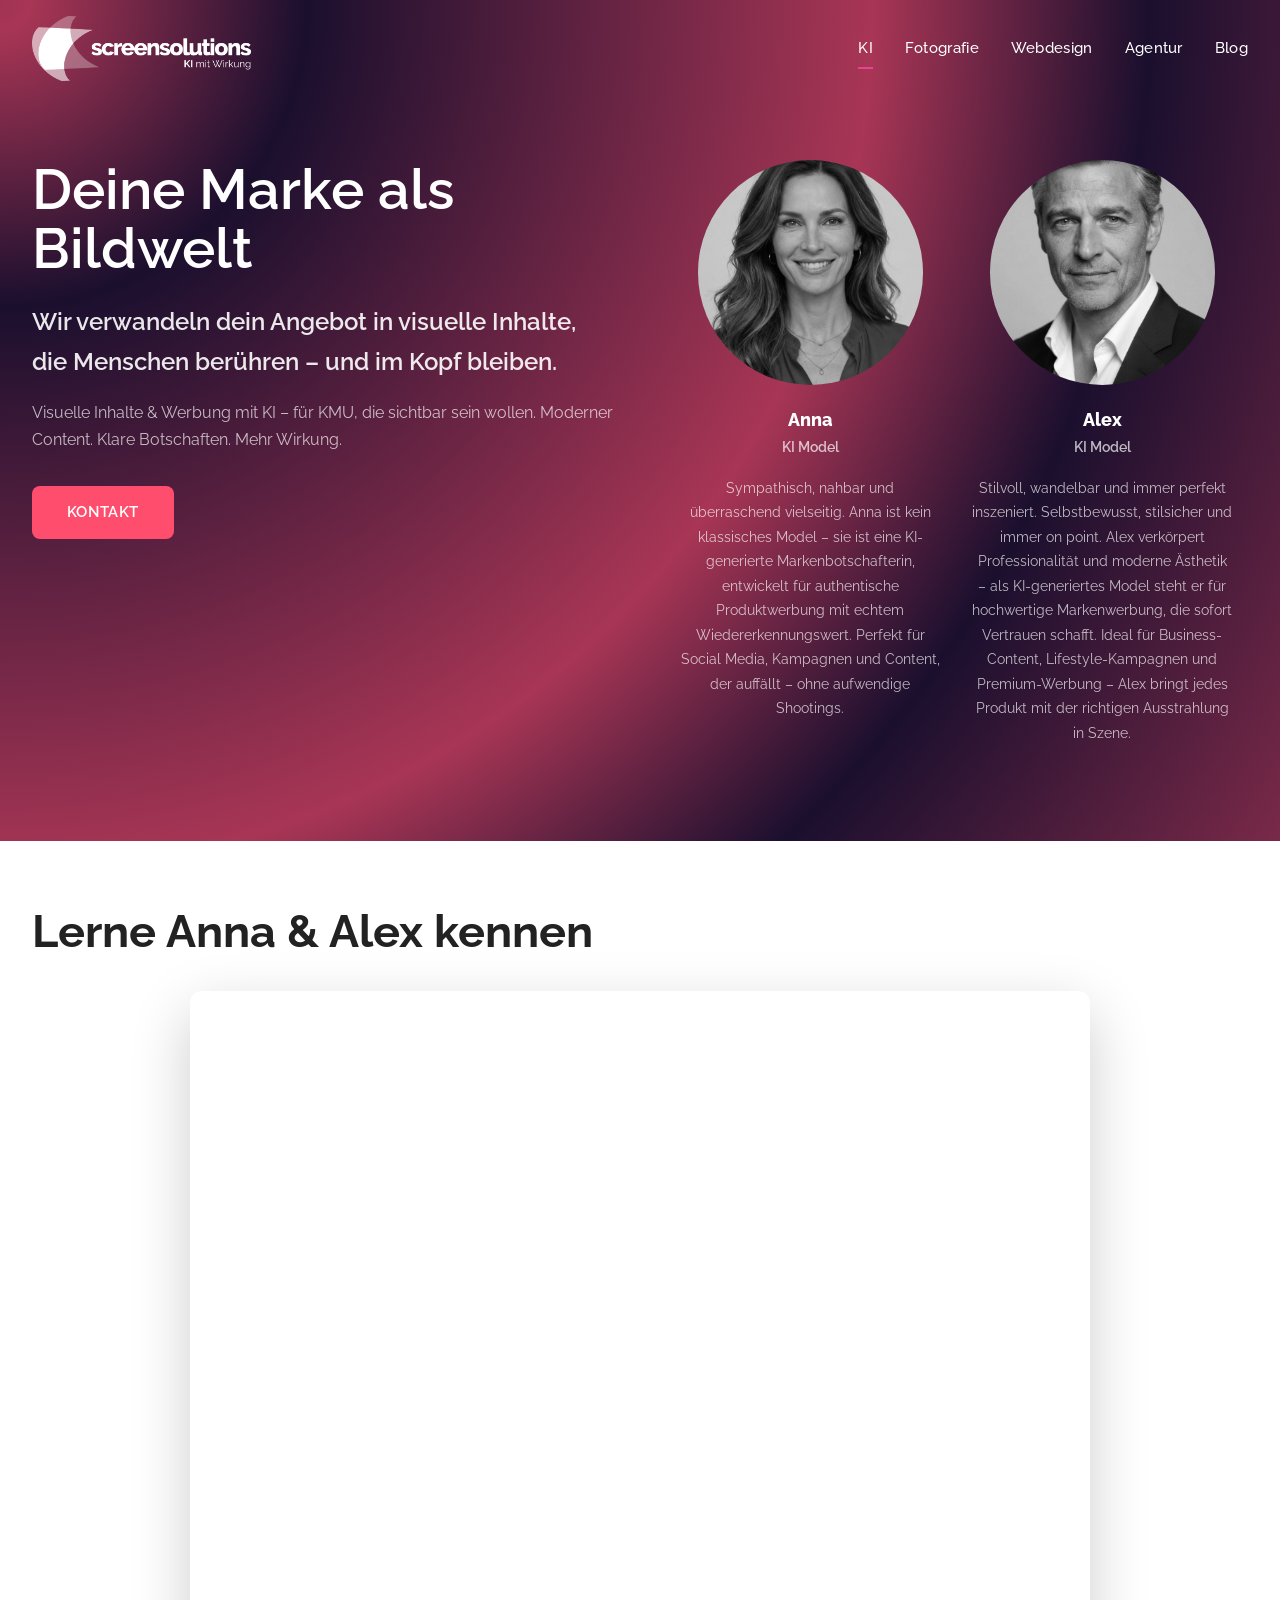
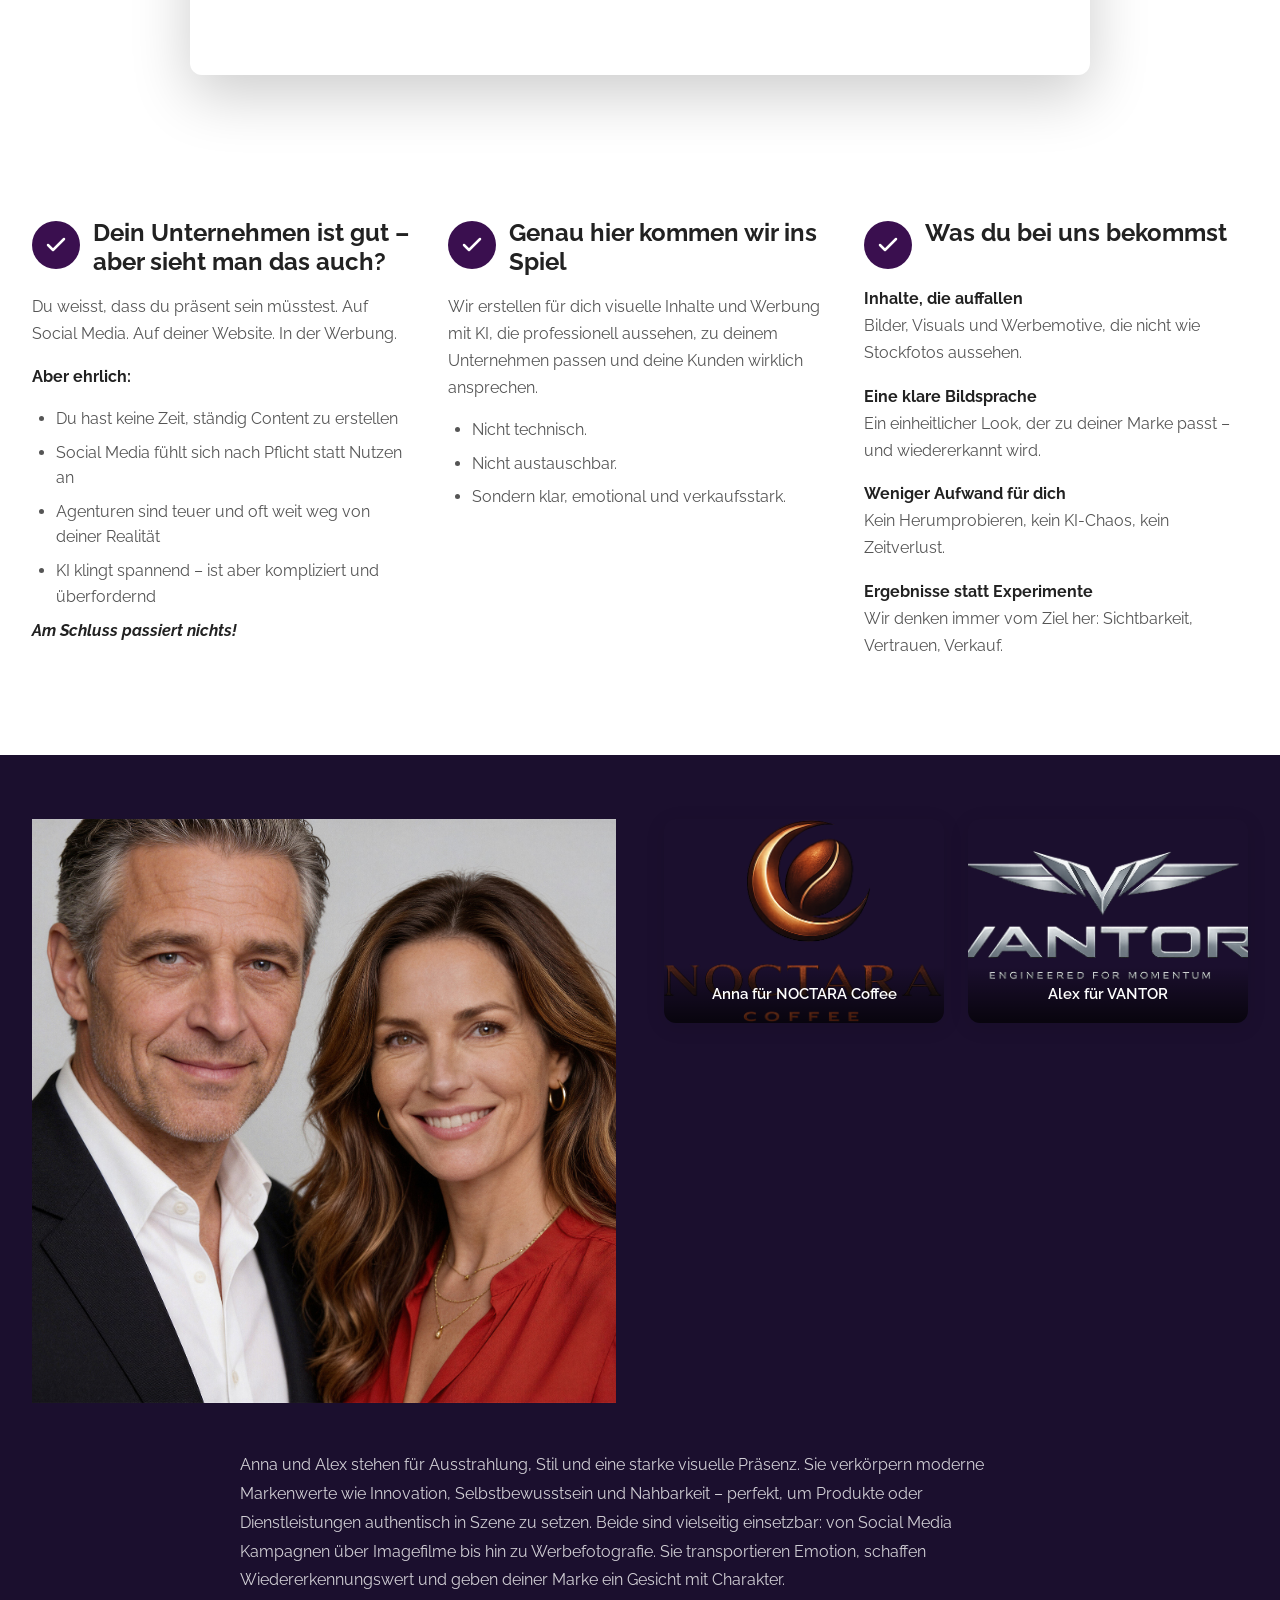
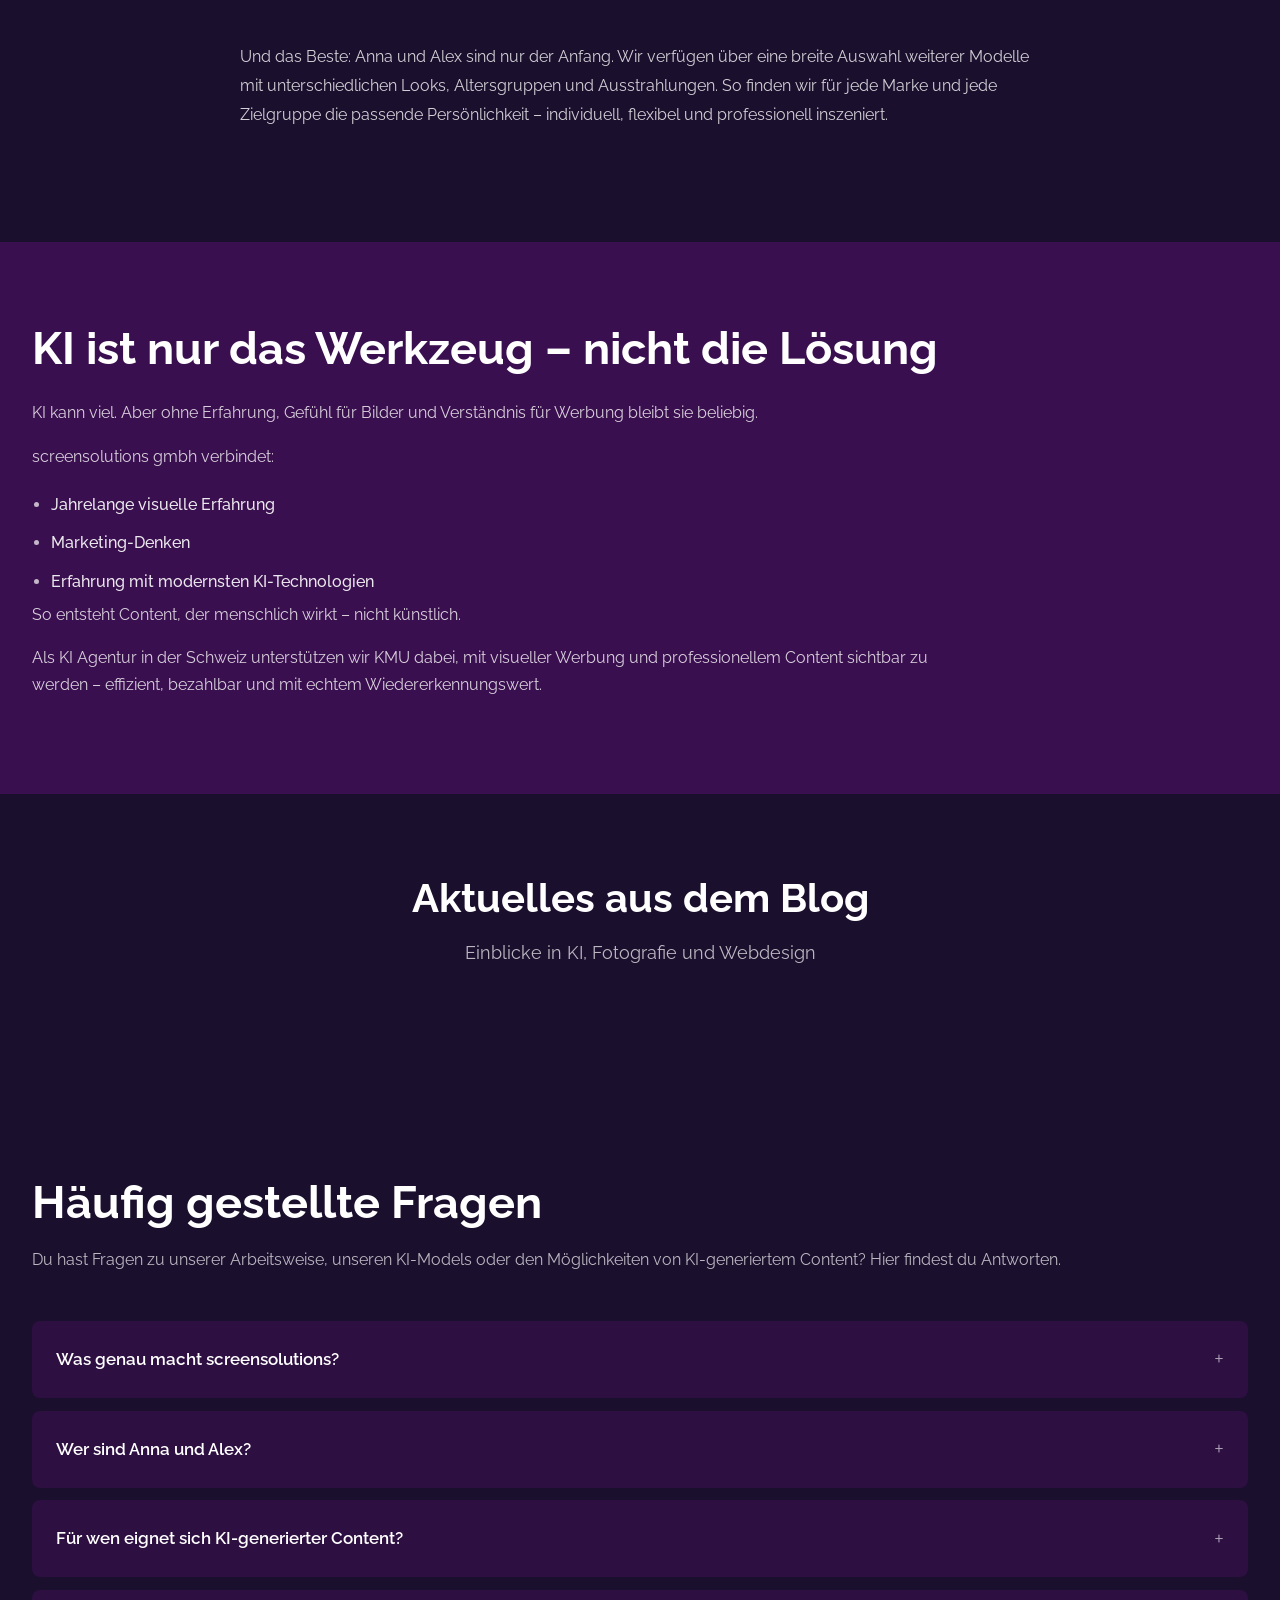
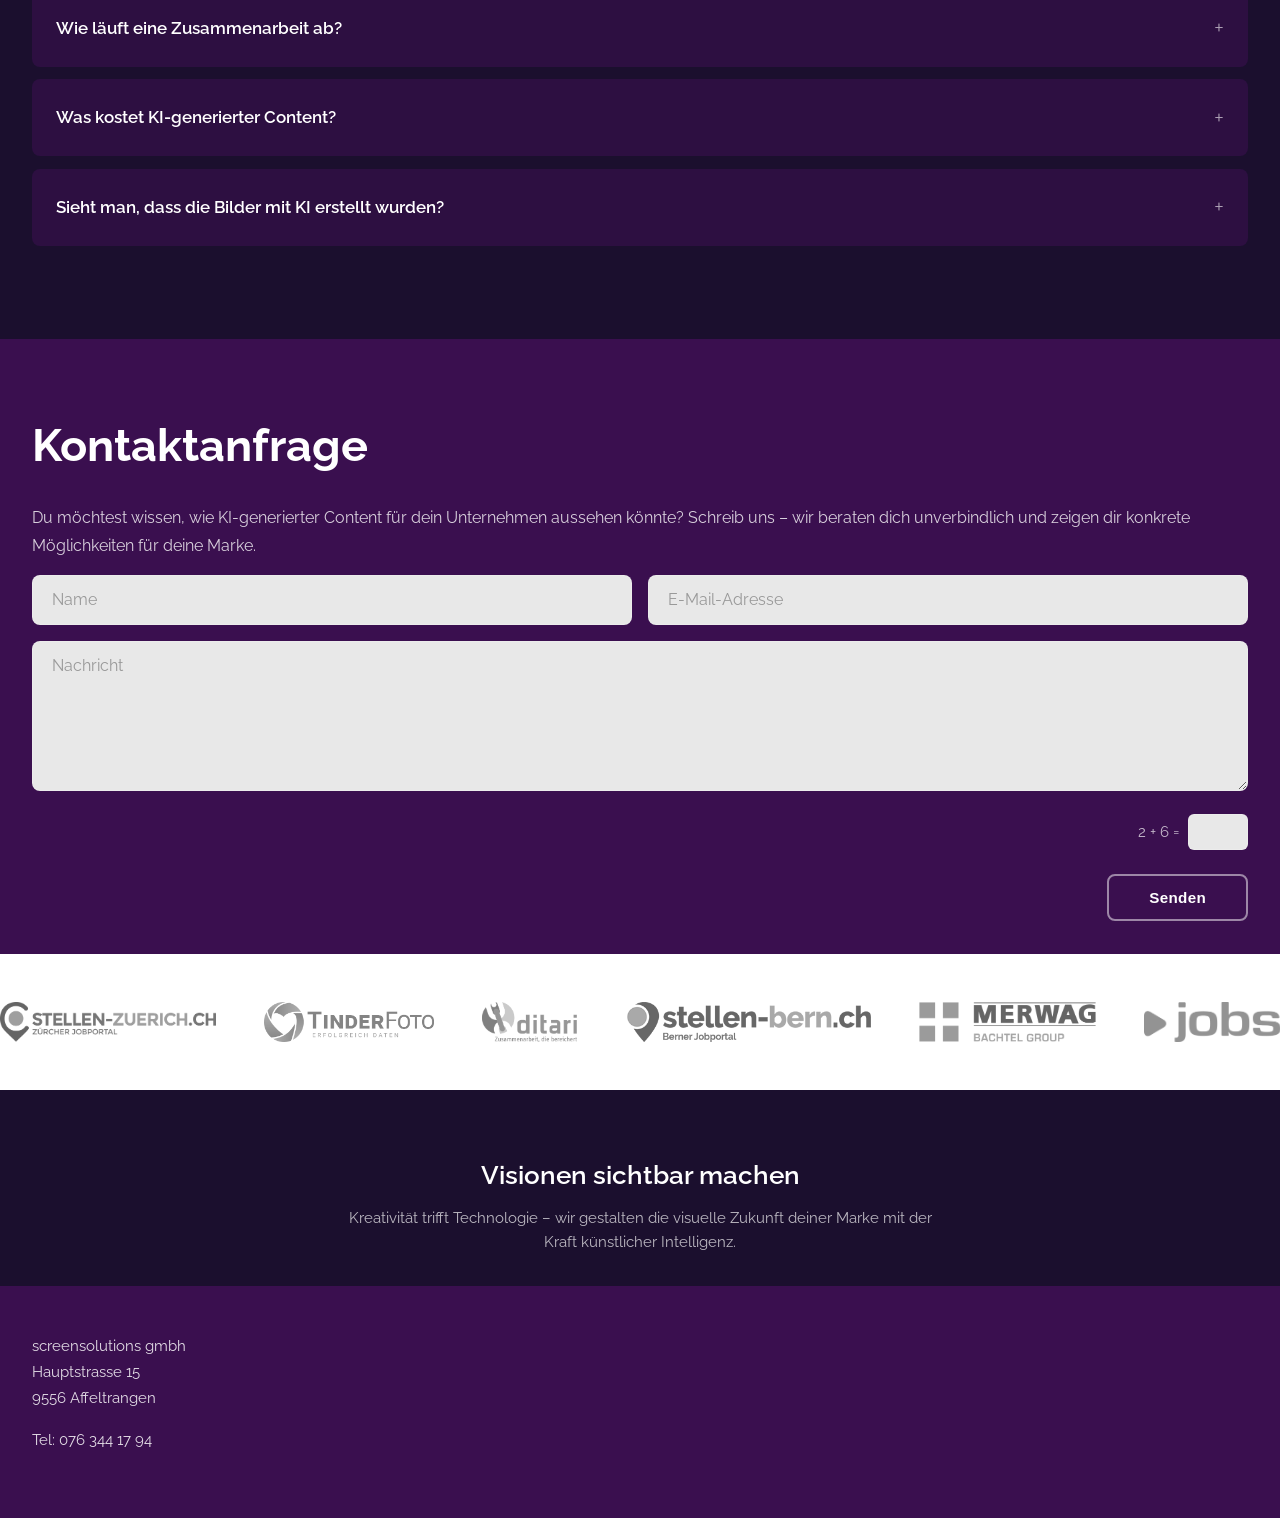
<file: index.html>
<!DOCTYPE html>
<html lang="de">
<head>
  <meta charset="UTF-8">
  <meta name="viewport" content="width=device-width, initial-scale=1.0">
    <!-- Preload critical resources -->
    <link rel="preload" href="css/style.css" as="style">
    <link rel="preload" href="images/logo-screensolutions-white-ki.png" as="image">
    <link rel="dns-prefetch" href="https://fonts.googleapis.com">
    <link rel="dns-prefetch" href="https://fonts.gstatic.com">
  <title>KI Agentur für visuelle Werbung & Content | screensolutions</title>
  <meta name="description" content="screensolutions – Deine KI Agentur für visuelle Werbung & Content. Wir verwandeln dein Angebot in Bilder, die berühren. Für KMU in der Schweiz.">
  <link rel="preconnect" href="https://fonts.googleapis.com">
  <link rel="preconnect" href="https://fonts.gstatic.com" crossorigin>
  <link href="https://fonts.googleapis.com/css2?family=Raleway:wght@400;500;600;700;800&display=swap" rel="stylesheet">
  <link rel="stylesheet" href="css/style.css">

  <!-- FAQ Structured Data -->
  <script type="application/ld+json">
    [
      {
        "@context": "https://schema.org",
        "@type": "LocalBusiness",
        "@id": "https://screensolutions.ch/#organization",
        "name": "screensolutions gmbh",
        "alternateName": "screensolutions",
        "url": "https://screensolutions.ch",
        "logo": "https://screensolutions.ch/images/logo-screensolutions-white-ki.png",
        "description": "KI Agentur für visuelle Werbung, Content-Erstellung und Webdesign. Wir erstellen mit KI professionelle Bilder, Werbemotive und digitale Inhalte für KMU in der Schweiz.",
        "email": "info@screensolutions.ch",
        "address": {
          "@type": "PostalAddress",
          "streetAddress": "Hauptstrasse 1",
          "addressLocality": "Affeltrangen",
          "postalCode": "9556",
          "addressRegion": "TG",
          "addressCountry": "CH"
        },
        "geo": {
          "@type": "GeoCoordinates",
          "latitude": 47.5164,
          "longitude": 9.0048
        },
        "areaServed": [
          {"@type": "Country", "name": "Schweiz"},
          {"@type": "AdministrativeArea", "name": "Thurgau"},
          {"@type": "AdministrativeArea", "name": "Ostschweiz"}
        ],
        "knowsLanguage": ["de", "en"],
        "foundingDate": "2000",
        "sameAs": [],
        "priceRange": "$$",
        "serviceType": ["KI Content Erstellung", "Webdesign", "Fotografie", "Visuelle Werbung", "Online Marketing"]
      },
      {
        "@context": "https://schema.org",
        "@type": "WebSite",
        "name": "screensolutions",
        "url": "https://screensolutions.ch",
        "publisher": {"@id": "https://screensolutions.ch/#organization"},
        "inLanguage": "de-CH"
      }
    ]
    </script>

    <!-- SEO Meta Tags -->
    <meta name="robots" content="index, follow">
    <meta name="author" content="screensolutions gmbh">
    <meta name="geo.region" content="CH-TG">
    <meta name="geo.placename" content="Affeltrangen">
    <link rel="canonical" href="https://screensolutions.ch/">
    <meta name="language" content="de">

    <!-- Google Search Console -->
    <meta name="google-site-verification" content="-X0m6glOFx5wH_ZWkRac3-9XPFJ59FPDdrKETQPmirA">

    <!-- Open Graph / Facebook -->
    <meta property="og:type" content="website">
    <meta property="og:url" content="https://screensolutions.ch/">
    <meta property="og:title" content="KI Agentur für visuelle Werbung & Content | screensolutions">
    <meta property="og:description" content="screensolutions – Deine KI Agentur für visuelle Werbung & Content. Wir verwandeln dein Angebot in Bilder, die berühren. Für KMU in der Schweiz.">
    <meta property="og:image" content="https://screensolutions.ch/images/logo-screensolutions-white-ki.png">
    <meta property="og:locale" content="de_CH">
    <meta property="og:site_name" content="screensolutions">

    <!-- Twitter / X -->
    <meta name="twitter:card" content="summary_large_image">
    <meta name="twitter:title" content="KI Agentur für visuelle Werbung & Content | screensolutions">
    <meta name="twitter:description" content="screensolutions – Deine KI Agentur für visuelle Werbung & Content. Wir verwandeln dein Angebot in Bilder, die berühren.">
    <meta name="twitter:image" content="https://screensolutions.ch/images/logo-screensolutions-white-ki.png">

</head>
<body>

  <!-- HEADER -->
  <header class="header">
    <div class="header__inner">
      <a href="/" class="header__logo">
        <img src="images/logo-screensolutions-white-ki.png" alt="screensolutions – KI mit Wirkung">
      </a>
      <nav class="nav">
        <a href="/" class="nav__link nav__link--active">KI</a>
        <a href="/fotografie" class="nav__link">Fotografie</a>
        <a href="/webdesign" class="nav__link">Webdesign</a>
        <a href="/agentur" class="nav__link">Agentur</a>
            <a href="/blog" class="nav__link">Blog</a>
      </nav>
      <div class="hamburger">
        <span></span>
        <span></span>
        <span></span>
      </div>
    </div>
  </header>

  <!-- HERO SECTION -->
  <section class="hero hero--home">
    <div class="hero__content">
      <div class="hero__grid">
        <div>
          <h1 class="hero__title">Deine Marke als Bildwelt</h1>
          <p class="hero__subtitle">Wir verwandeln dein Angebot in visuelle Inhalte, die Menschen berühren – und im Kopf bleiben.</p>
          <p class="hero__text">Visuelle Inhalte & Werbung mit KI – für KMU, die sichtbar sein wollen. Moderner Content. Klare Botschaften. Mehr Wirkung.</p>
          <a href="#kontakt" class="btn btn--primary">Kontakt</a>
        </div>
        <div class="model-cards">
          <!-- Anna -->
          <div class="model-card">
            <img loading="lazy" src="images/anna-square.jpg" alt="Anna – KI Model" class="model-card__image">
            <h3 class="model-card__name">Anna</h3>
            <p class="model-card__role">KI Model</p>
            <p class="model-card__desc">Sympathisch, nahbar und überraschend vielseitig. Anna ist kein klassisches Model – sie ist eine KI-generierte Markenbotschafterin, entwickelt für authentische Produktwerbung mit echtem Wiedererkennungswert. Perfekt für Social Media, Kampagnen und Content, der auffällt – ohne aufwendige Shootings.</p>
          </div>
          <!-- Alex -->
          <div class="model-card">
            <img loading="lazy" src="images/alex-square.jpg" alt="Alex – KI Model" class="model-card__image">
            <h3 class="model-card__name">Alex</h3>
            <p class="model-card__role">KI Model</p>
            <p class="model-card__desc">Stilvoll, wandelbar und immer perfekt inszeniert. Selbstbewusst, stilsicher und immer on point. Alex verkörpert Professionalität und moderne Ästhetik – als KI-generiertes Model steht er für hochwertige Markenwerbung, die sofort Vertrauen schafft. Ideal für Business-Content, Lifestyle-Kampagnen und Premium-Werbung – Alex bringt jedes Produkt mit der richtigen Ausstrahlung in Szene.</p>
          </div>
        </div>
      </div>
    </div>
  </section>

  <!-- VIDEO SECTION -->
  <section class="video-section section section--light">
    <div class="container">
      <h2 class="fade-in">Lerne Anna & Alex kennen</h2>
      <div class="video-wrapper fade-in">
        <iframe src="https://www.youtube.com/embed/Yckqe8a_zoQ" title="ANNA & ALEX | Deine KI Markenbotschafter" allowfullscreen loading="lazy"></iframe>
      </div>
    </div>
  </section>

  <!-- THREE COLUMNS: Problem / Solution / Benefits -->
  <section class="three-col section section--light">
    <div class="container">
      <div class="grid grid--3">
        <div class="three-col__item fade-in">
          <div class="three-col__heading-row">
            <div class="three-col__icon"><svg viewBox="0 0 24 24"><path d="M20 6L9 17l-5-5"/></svg></div>
            <h3>Dein Unternehmen ist gut – aber sieht man das auch?</h3>
          </div>
          <p>Du weisst, dass du präsent sein müsstest. Auf Social Media. Auf deiner Website. In der Werbung.</p>
          <p><strong>Aber ehrlich:</strong></p>
          <ul>
            <li>Du hast keine Zeit, ständig Content zu erstellen</li>
            <li>Social Media fühlt sich nach Pflicht statt Nutzen an</li>
            <li>Agenturen sind teuer und oft weit weg von deiner Realität</li>
            <li>KI klingt spannend – ist aber kompliziert und überfordernd</li>
          </ul>
          <p><strong><em>Am Schluss passiert nichts!</em></strong></p>
        </div>
        <div class="three-col__item fade-in">
          <div class="three-col__heading-row">
            <div class="three-col__icon"><svg viewBox="0 0 24 24"><path d="M20 6L9 17l-5-5"/></svg></div>
            <h3>Genau hier kommen wir ins Spiel</h3>
          </div>
          <p>Wir erstellen für dich visuelle Inhalte und Werbung mit KI, die professionell aussehen, zu deinem Unternehmen passen und deine Kunden wirklich ansprechen.</p>
          <ul>
            <li>Nicht technisch.</li>
            <li>Nicht austauschbar.</li>
            <li>Sondern klar, emotional und verkaufsstark.</li>
          </ul>
        </div>
        <div class="three-col__item fade-in">
          <div class="three-col__heading-row">
            <div class="three-col__icon"><svg viewBox="0 0 24 24"><path d="M20 6L9 17l-5-5"/></svg></div>
            <h3>Was du bei uns bekommst</h3>
          </div>
          <p><strong>Inhalte, die auffallen</strong><br>Bilder, Visuals und Werbemotive, die nicht wie Stockfotos aussehen.</p>
          <p><strong>Eine klare Bildsprache</strong><br>Ein einheitlicher Look, der zu deiner Marke passt – und wiedererkannt wird.</p>
          <p><strong>Weniger Aufwand für dich</strong><br>Kein Herumprobieren, kein KI-Chaos, kein Zeitverlust.</p>
          <p><strong>Ergebnisse statt Experimente</strong><br>Wir denken immer vom Ziel her: Sichtbarkeit, Vertrauen, Verkauf.</p>
        </div>
      </div>
    </div>
  </section>

  <!-- ABOUT ANNA & ALEX -->
  <section class="showcase section">
    <div class="container">
      <div class="showcase__layout fade-in">
        <div>
          <img loading="lazy" src="images/anna-alex-square.jpg" alt="Anna und Alex – KI Models" class="showcase__layout-image">
        </div>
        <div>
          <div class="showcase__grid">
            <div class="showcase__item">
              <img loading="lazy" src="images/noctara.png" alt="Anna für NOCTARA Coffee">
              <div class="showcase__label">Anna für NOCTARA Coffee</div>
            </div>
            <div class="showcase__item">
              <img loading="lazy" src="images/vantor.png" alt="Alex für VANTOR">
              <div class="showcase__label">Alex für VANTOR</div>
            </div>
          </div>
        </div>
      </div>
      <p class="showcase__text fade-in">
        Anna und Alex stehen für Ausstrahlung, Stil und eine starke visuelle Präsenz. Sie verkörpern moderne Markenwerte wie Innovation, Selbstbewusstsein und Nahbarkeit – perfekt, um Produkte oder Dienstleistungen authentisch in Szene zu setzen.
        Beide sind vielseitig einsetzbar: von Social Media Kampagnen über Imagefilme bis hin zu Werbefotografie. Sie transportieren Emotion, schaffen Wiedererkennungswert und geben deiner Marke ein Gesicht mit Charakter.
      </p>
      <p class="showcase__text fade-in">
        Und das Beste: Anna und Alex sind nur der Anfang. Wir verfügen über eine breite Auswahl weiterer Modelle mit unterschiedlichen Looks, Altersgruppen und Ausstrahlungen. So finden wir für jede Marke und jede Zielgruppe die passende Persönlichkeit – individuell, flexibel und professionell inszeniert.
      </p>
    </div>
  </section>

  <!-- KI STATEMENT -->
  <section class="ki-statement section">
    <div class="container">
      <h2 class="fade-in">KI ist nur das Werkzeug – nicht die Lösung</h2>
      <div class="ki-statement__content fade-in">
        <div>
          <p>KI kann viel. Aber ohne Erfahrung, Gefühl für Bilder und Verständnis für Werbung bleibt sie beliebig.</p>
          <p>screensolutions gmbh verbindet:</p>
          <ul class="ki-statement__list">
            <li>Jahrelange visuelle Erfahrung</li>
            <li>Marketing-Denken</li>
            <li>Erfahrung mit modernsten KI-Technologien</li>
          </ul>
          <p>So entsteht Content, der menschlich wirkt – nicht künstlich.</p>
        </div>
        <div>
          <p>Als KI Agentur in der Schweiz unterstützen wir KMU dabei, mit visueller Werbung und professionellem Content sichtbar zu werden – effizient, bezahlbar und mit echtem Wiedererkennungswert.</p>
        </div>
      </div>
    </div>
  </section>

  <!-- FAQ SECTION -->
  
<!-- BLOG LATEST -->
<section class="blog-section" id="blog">
    <h2 class="blog-section__title">Aktuelles aus dem Blog</h2>
    <p class="blog-section__subtitle">Einblicke in KI, Fotografie und Webdesign</p>
    <div id="blog-latest"></div>
</section>
<script src="js/blog.js?v=3"></script>
<script>loadLatestArticles('blog-latest', 6);</script>

<section class="faq section" id="faq">
    <div class="container">
      <h2 class="fade-in">Häufig gestellte Fragen</h2>
      <p class="faq__intro fade-in">Du hast Fragen zu unserer Arbeitsweise, unseren KI-Models oder den Möglichkeiten von KI-generiertem Content? Hier findest du Antworten.</p>

      <div class="faq__item fade-in">
        <div class="faq__question">Was genau macht screensolutions?</div>
        <div class="faq__answer">screensolutions ist eine KI Agentur aus der Schweiz, die sich auf visuelle Werbung und Content Creation mit künstlicher Intelligenz spezialisiert hat. Wir erstellen professionelle Bilder, Videos und Werbemotive für KMU – schnell, bezahlbar und in hoher Qualität. Dabei setzen wir auf eigene KI-Models wie Anna und Alex, die deine Marke authentisch repräsentieren.</div>
      </div>

      <div class="faq__item fade-in">
        <div class="faq__question">Wer sind Anna und Alex?</div>
        <div class="faq__answer">Anna und Alex sind unsere KI-generierten Markenbotschafter. Sie sehen aus wie echte Models, sind aber vollständig digital erschaffen. Das bedeutet: keine Terminkoordination, keine Reisekosten, keine Nutzungsrechte-Probleme. Sie sind jederzeit verfügbar und können für jede Branche, jedes Produkt und jeden Stil angepasst werden.</div>
      </div>

      <div class="faq__item fade-in">
        <div class="faq__question">Für wen eignet sich KI-generierter Content?</div>
        <div class="faq__answer">Unser Angebot richtet sich vor allem an kleine und mittlere Unternehmen (KMU) in der Schweiz, die professionell auftreten möchten, aber nicht das Budget für aufwendige Fotoshootings oder grosse Werbeagenturen haben. Ob Onlineshop, Dienstleister, Gastronomie oder Handwerk – KI-Content funktioniert branchenübergreifend.</div>
      </div>

      <div class="faq__item fade-in">
        <div class="faq__question">Wie läuft eine Zusammenarbeit ab?</div>
        <div class="faq__answer">Ganz einfach: Du schreibst uns über das Kontaktformular oder per E-Mail. Wir besprechen deine Wünsche, erstellen ein Konzept und liefern dir innerhalb weniger Tage fertige Inhalte – Bilder, Social-Media-Posts oder Werbemotive. Du brauchst dich um nichts zu kümmern.</div>
      </div>

      <div class="faq__item fade-in">
        <div class="faq__question">Was kostet KI-generierter Content?</div>
        <div class="faq__answer">Deutlich weniger als ein klassisches Fotoshooting mit echten Models. Dank KI-Technologie können wir hochwertige Ergebnisse zu einem Bruchteil der üblichen Kosten liefern. Die genauen Preise hängen vom Umfang ab – kontaktiere uns für ein unverbindliches Angebot.</div>
      </div>

      <div class="faq__item fade-in">
        <div class="faq__question">Sieht man, dass die Bilder mit KI erstellt wurden?</div>
        <div class="faq__answer">In den meisten Fällen: nein. Unsere KI-generierten Bilder sind so hochwertig, dass sie von klassischer Fotografie kaum zu unterscheiden sind. Dazu kommt unsere jahrelange Erfahrung in visueller Gestaltung und Marketing – wir wissen, worauf es ankommt, damit Bilder nicht nur gut aussehen, sondern auch verkaufen.</div>
      </div>
    </div>
  </section>

  <!-- CONTACT FORM (shared include) -->
  <div id="contact-form"></div>
  <script src="js/contact-form.js"></script>

    <!-- CLIENT LOGOS MARQUEE -->
  <section class="clients">
    <div class="clients__track">
      <img loading="lazy" src="images/stellen-zuerich-logo.png" alt="Stellen Zürich">
      <img loading="lazy" src="images/logo-tinderfoto.png" alt="Tinderfoto">
      <img loading="lazy" src="images/logo-ditari.png" alt="Ditari">
      <img loading="lazy" src="images/stellen-bern-logo-kl.png" alt="Stellen Bern">
      <img loading="lazy" src="images/mwg_logo-.png" alt="Merwag">
      <img loading="lazy" src="images/jobs-logo.png" alt="Jobs.ch">
      <img loading="lazy" src="images/logo-bruno-birkhhofer.png" alt="Bruno Birkhofer">
      <img loading="lazy" src="images/logo-bagno-sasso.jpg" alt="Bagno Sasso">
      <img loading="lazy" src="images/Hohentwiel-verein.jpg" alt="Verein Hohentwiel">
      <img loading="lazy" src="images/kp.png" alt="Kanalprofis">
      <img loading="lazy" src="images/arbon-classics.jpg" alt="Arbon Classics">
      <img loading="lazy" src="images/schuelfoti-logo-sw.png" alt="Schuelfoti GmbH">
      <img loading="lazy" src="images/logo-handelsrichter.png" alt="Handelsrichter">
      <img loading="lazy" src="images/glbs.png" alt="GLOBUS">
      <img loading="lazy" src="images/LogoFrei.jpg" alt="Frei Patentanwaltsbüro">
      <img loading="lazy" src="images/logo-rolf-senti.jpg" alt="Rolf Senti">
      <!-- Duplicate for seamless loop -->
      <img loading="lazy" src="images/stellen-zuerich-logo.png" alt="Stellen Zürich">
      <img loading="lazy" src="images/logo-tinderfoto.png" alt="Tinderfoto">
      <img loading="lazy" src="images/logo-ditari.png" alt="Ditari">
      <img loading="lazy" src="images/stellen-bern-logo-kl.png" alt="Stellen Bern">
      <img loading="lazy" src="images/mwg_logo-.png" alt="Merwag">
      <img loading="lazy" src="images/jobs-logo.png" alt="Jobs.ch">
      <img loading="lazy" src="images/logo-bruno-birkhhofer.png" alt="Bruno Birkhofer">
      <img loading="lazy" src="images/logo-bagno-sasso.jpg" alt="Bagno Sasso">
      <img loading="lazy" src="images/Hohentwiel-verein.jpg" alt="Verein Hohentwiel">
      <img loading="lazy" src="images/kp.png" alt="Kanalprofis">
      <img loading="lazy" src="images/arbon-classics.jpg" alt="Arbon Classics">
      <img loading="lazy" src="images/schuelfoti-logo-sw.png" alt="Schuelfoti GmbH">
      <img loading="lazy" src="images/logo-handelsrichter.png" alt="Handelsrichter">
      <img loading="lazy" src="images/glbs.png" alt="GLOBUS">
      <img loading="lazy" src="images/LogoFrei.jpg" alt="Frei Patentanwaltsbüro">
      <img loading="lazy" src="images/logo-rolf-senti.jpg" alt="Rolf Senti">
    </div>
  </section>

  <!-- FOOTER -->
  <footer class="footer">
    <div class="footer__canvas-wrap">
      <canvas id="footer-wave-canvas"></canvas>
    </div>
    <div class="container footer__content">
      <p class="footer__tagline">Visionen sichtbar machen</p>
      <p class="footer__sub">Kreativität trifft Technologie – wir gestalten die visuelle Zukunft deiner Marke mit der Kraft künstlicher Intelligenz.</p>
    </div>
    <div class="footer__contact">
      <div class="container">
        <p>screensolutions gmbh<br>Hauptstrasse 15<br>9556 Affeltrangen</p>
        <p class="footer__contact__tel">Tel: <a href="tel:+41763441794">076 344 17 94</a></p>
      </div>
    </div>
  </footer>

  <script src="js/main.js"></script>
</body>
</html>
</file>
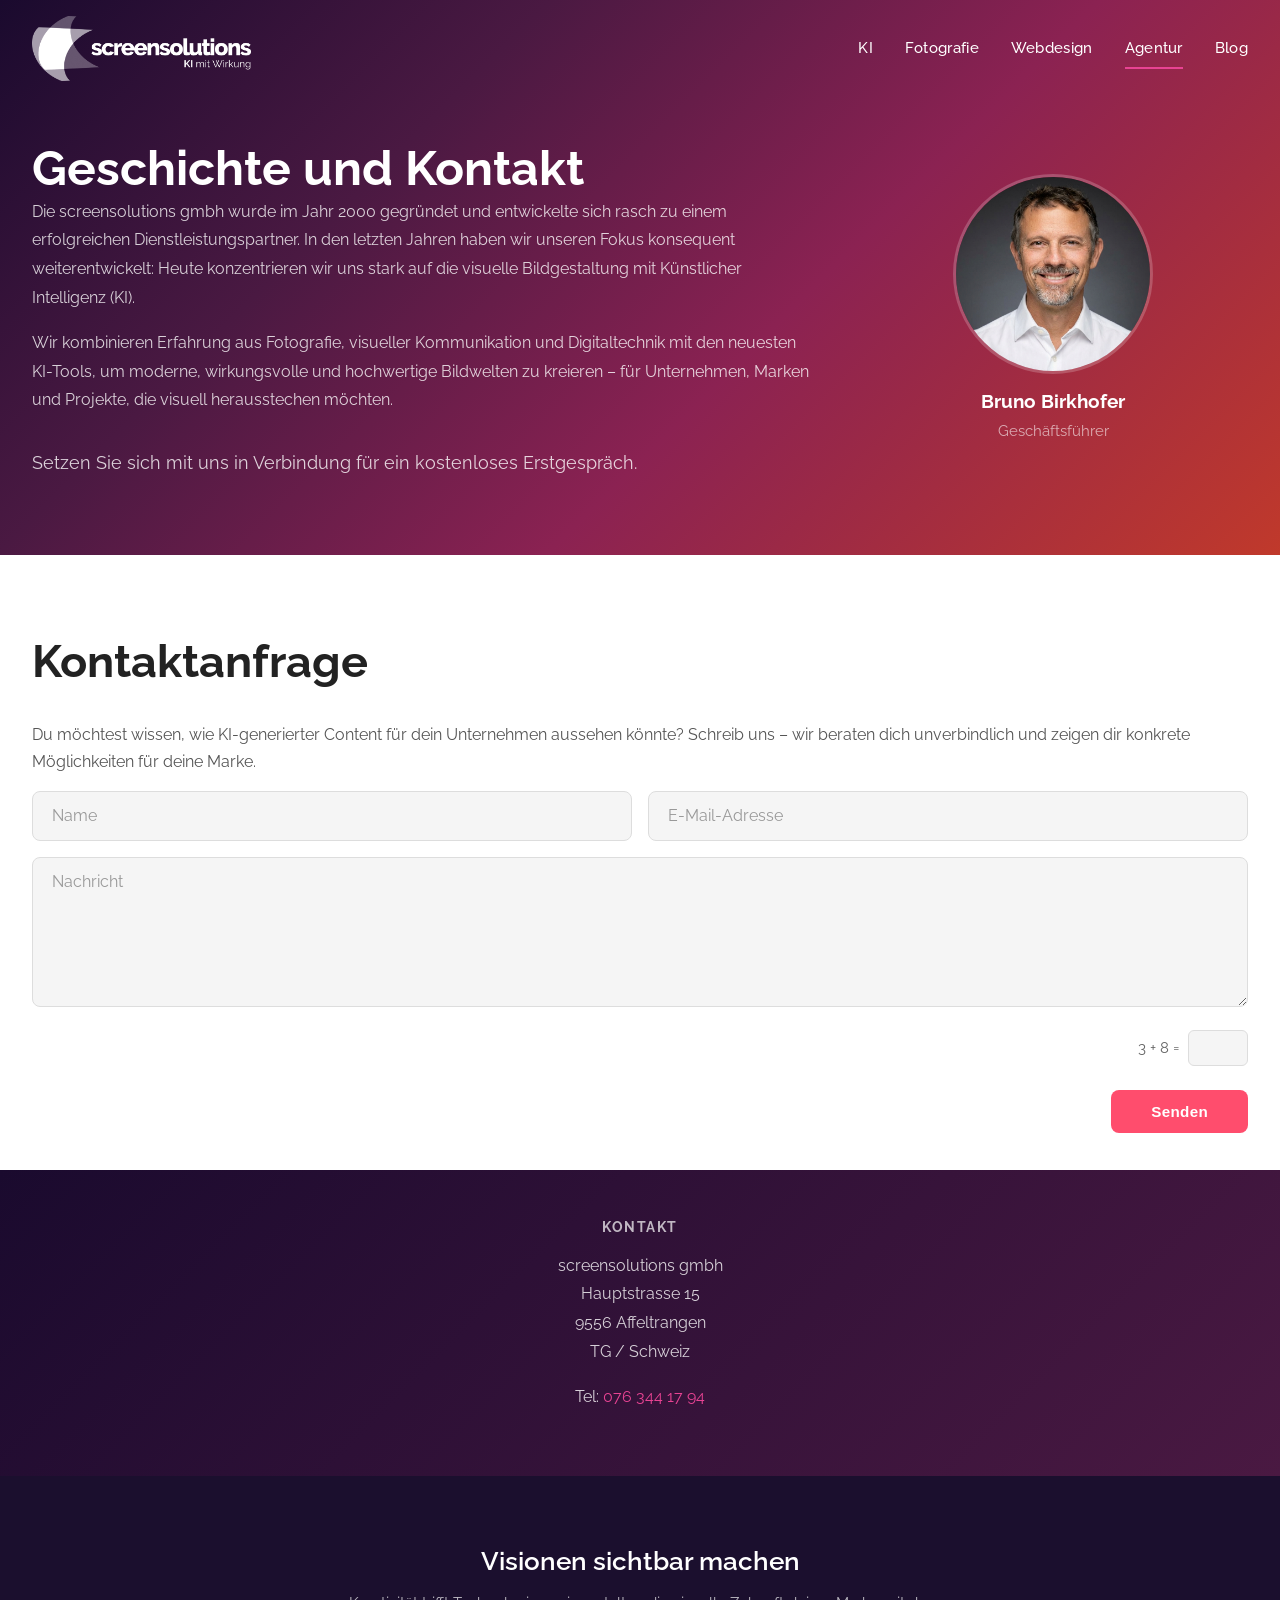
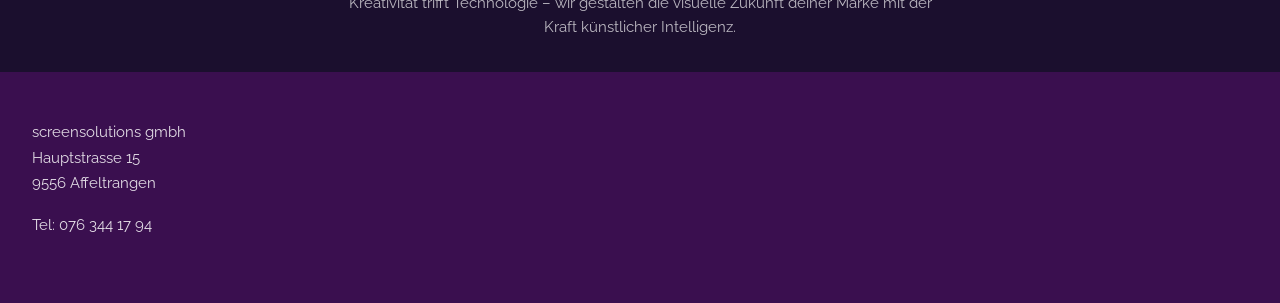
<file: agentur.html>
<!DOCTYPE html>
<html lang="de">
<head>
  <meta charset="UTF-8">
  <meta name="viewport" content="width=device-width, initial-scale=1.0">
  <title>screensolutions gmbh – KI Agentur für visuelle Werbung seit 2000 | Über uns</title>
  <meta name="description" content="Die screensolutions gmbh – seit 2000 Ihr Partner für visuelle Kommunikation, Fotografie und KI-gestützte Bildgestaltung. Kontakt und Geschichte.">
  <link rel="preconnect" href="https://fonts.googleapis.com">
  <link rel="preconnect" href="https://fonts.gstatic.com" crossorigin>
  <link href="https://fonts.googleapis.com/css2?family=Raleway:wght@400;500;600;700;800&display=swap" rel="stylesheet">
  <link rel="stylesheet" href="css/style.css">

    <!-- SEO Meta Tags -->
    <meta name="robots" content="index, follow">
    <meta name="author" content="screensolutions gmbh">
    <meta name="geo.region" content="CH-TG">
    <meta name="geo.placename" content="Affeltrangen">
    <link rel="canonical" href="https://screensolutions.ch/agentur">

    <!-- Open Graph / Facebook -->
    <meta property="og:type" content="website">
    <meta property="og:url" content="https://screensolutions.ch/agentur">
    <meta property="og:title" content="screensolutions gmbh – KI Agentur seit 2000 | Über uns">
    <meta property="og:description" content="Die screensolutions gmbh – seit 2000 Ihr Partner für visuelle Kommunikation, Fotografie und KI-gestützte Bildgestaltung in der Schweiz.">
    <meta property="og:image" content="https://screensolutions.ch/images/logo-screensolutions-white-ki.png">
    <meta property="og:locale" content="de_CH">
    <meta property="og:site_name" content="screensolutions">

    <!-- Twitter / X -->
    <meta name="twitter:card" content="summary_large_image">
    <meta name="twitter:title" content="screensolutions gmbh – KI Agentur seit 2000">
    <meta name="twitter:description" content="Seit 2000 Partner für visuelle Kommunikation, Fotografie und KI-gestützte Bildgestaltung.">
    <meta name="twitter:image" content="https://screensolutions.ch/images/logo-screensolutions-white-ki.png">

    <!-- Schema.org -->
    <script type="application/ld+json">
    {
      "@context": "https://schema.org",
      "@type": "AboutPage",
      "name": "screensolutions gmbh – Über uns",
      "url": "https://screensolutions.ch/agentur.html",
      "description": "Die screensolutions gmbh seit 2000 Partner für visuelle Kommunikation und KI Bildgestaltung.",
      "mainEntity": {
        "@type": "Organization",
        "name": "screensolutions gmbh",
        "foundingDate": "2000",
        "url": "https://screensolutions.ch",
        "email": "info@screensolutions.ch",
        "address": {
          "@type": "PostalAddress",
          "streetAddress": "Hauptstrasse 1",
          "addressLocality": "Affeltrangen",
          "postalCode": "9556",
          "addressRegion": "TG",
          "addressCountry": "CH"
        }
      }
    }
    </script>

    <!-- Preload -->
    <link rel="preload" href="css/style.css" as="style">
    <link rel="dns-prefetch" href="https://fonts.googleapis.com">

</head>
<body>

  <!-- HEADER -->
  <header class="header">
    <div class="header__inner">
      <a href="/" class="header__logo">
        <img src="images/logo-screensolutions-white-ki.png" alt="screensolutions – KI mit Wirkung">
      </a>
      <nav class="nav">
        <a href="/" class="nav__link">KI</a>
        <a href="/fotografie" class="nav__link">Fotografie</a>
        <a href="/webdesign" class="nav__link">Webdesign</a>
        <a href="/agentur" class="nav__link nav__link--active">Agentur</a>
            <a href="/blog" class="nav__link">Blog</a>
      </nav>
      <div class="hamburger">
        <span></span>
        <span></span>
        <span></span>
      </div>
    </div>
  </header>

  <!-- HERO / ABOUT -->
  <section class="hero hero--firma">
    <div class="hero__content">
      <div class="about-hero">
        <div>
          <h1>Geschichte und Kontakt</h1>
          <p>Die screensolutions gmbh wurde im Jahr 2000 gegründet und entwickelte sich rasch zu einem erfolgreichen Dienstleistungspartner. In den letzten Jahren haben wir unseren Fokus konsequent weiterentwickelt: Heute konzentrieren wir uns stark auf die visuelle Bildgestaltung mit Künstlicher Intelligenz (KI).</p>
          <p>Wir kombinieren Erfahrung aus Fotografie, visueller Kommunikation und Digitaltechnik mit den neuesten KI-Tools, um moderne, wirkungsvolle und hochwertige Bildwelten zu kreieren – für Unternehmen, Marken und Projekte, die visuell herausstechen möchten.</p>
          <p class="hero__cta">Setzen Sie sich mit uns in Verbindung für ein kostenloses Erstgespräch.</p>
        </div>
        <div class="about__portrait">
          <img loading="lazy" src="images/bruno-birkhofer-square.jpg" alt="Bruno Birkhofer – Geschäftsführer">
          <h3>Bruno Birkhofer</h3>
          <p>Geschäftsführer</p>
        </div>
      </div>
    </div>
  </section>

  <!-- CONTACT FORM (shared include) -->
  <div id="contact-form" data-section-class="contact section section--light"></div>
  <script src="js/contact-form.js"></script>

    <!-- CONTACT INFO -->
  <section class="contact-info">
    <div class="container">
      <h3>Kontakt</h3>
      <p>
        screensolutions gmbh<br>
        Hauptstrasse 15<br>
        9556 Affeltrangen<br>
        TG / Schweiz
      </p>
      <p class="contact-info__tel">
        Tel: <a href="tel:+41763441794">076 344 17 94</a>
      </p>
    </div>
  </section>

  <!-- FOOTER -->
  <footer class="footer">
    <div class="footer__canvas-wrap">
      <canvas id="footer-wave-canvas"></canvas>
    </div>
    <div class="container footer__content">
      <p class="footer__tagline">Visionen sichtbar machen</p>
      <p class="footer__sub">Kreativität trifft Technologie – wir gestalten die visuelle Zukunft deiner Marke mit der Kraft künstlicher Intelligenz.</p>
    </div>
    <div class="footer__contact">
      <div class="container">
        <p>screensolutions gmbh<br>Hauptstrasse 15<br>9556 Affeltrangen</p>
        <p class="footer__contact__tel">Tel: <a href="tel:+41763441794">076 344 17 94</a></p>
      </div>
    </div>
  </footer>

  <script src="js/main.js"></script>
</body>
</html>
</file>
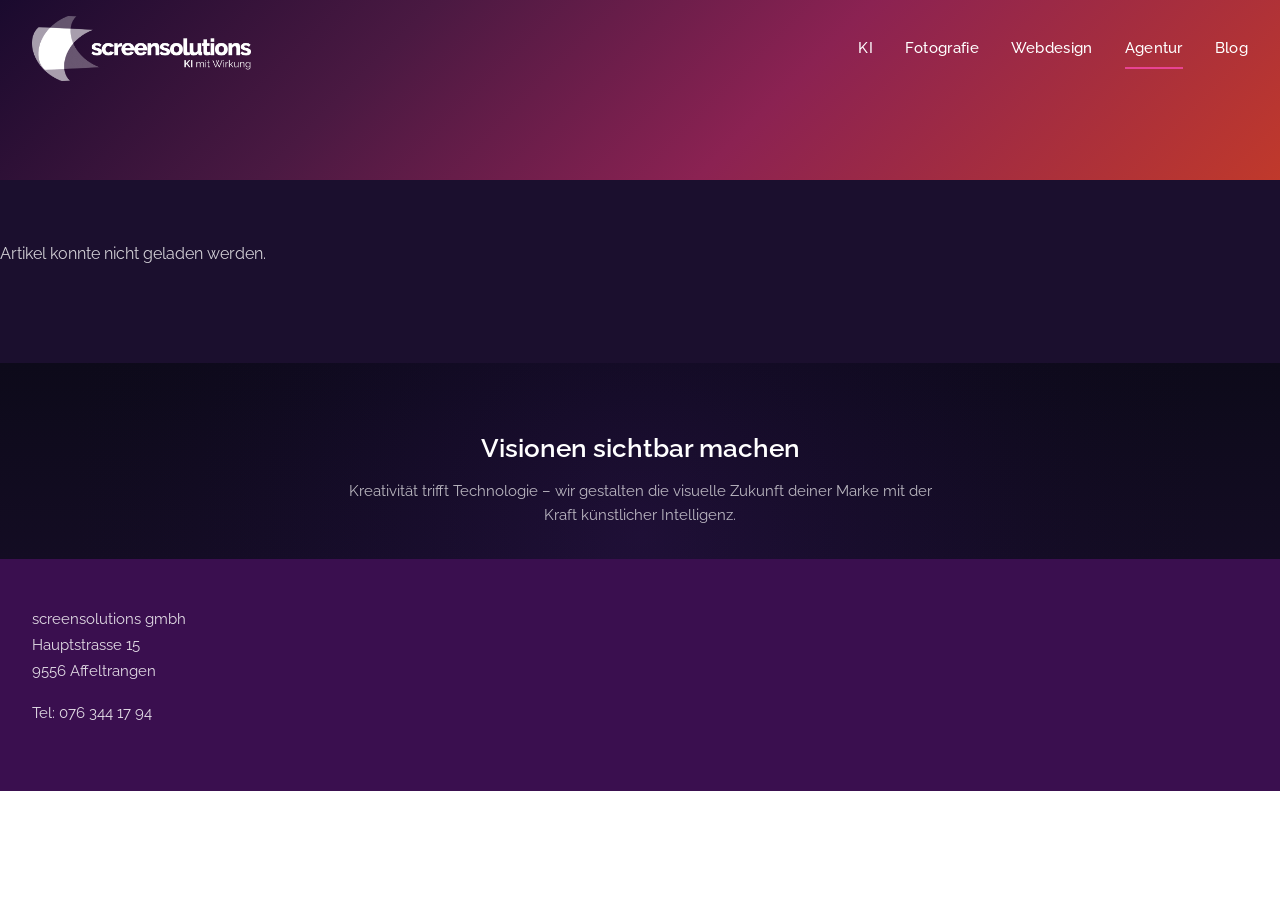
<file: blog-article.html>
<!DOCTYPE html>
<html lang="de">
<head>
  <meta charset="UTF-8">
  <meta name="viewport" content="width=device-width, initial-scale=1.0">
  <title>Blog Artikel | screensolutions</title>
  <meta name="description" content="Blog Artikel von screensolutions - KI Agentur fuer visuelle Werbung.">
  <link rel="preconnect" href="https://fonts.googleapis.com">
  <link rel="preconnect" href="https://fonts.gstatic.com" crossorigin>
  <link href="https://fonts.googleapis.com/css2?family=Raleway:wght@400;500;600;700;800&display=swap" rel="stylesheet">
  <link rel="stylesheet" href="/css/style.css">

    <!-- SEO Meta Tags -->
    <meta name="robots" content="index, follow">
    <meta name="author" content="screensolutions gmbh">
    <meta name="geo.region" content="CH-TG">
    <meta name="geo.placename" content="Affeltrangen">
    <link rel="canonical" href="https://screensolutions.ch/blog">

    <!-- Open Graph / Facebook -->
    <meta property="og:type" content="website">
    <meta property="og:url" content="https://screensolutions.ch/agentur">
    <meta property="og:title" content="screensolutions gmbh – KI Agentur seit 2000 | Über uns">
    <meta property="og:description" content="Die screensolutions gmbh – seit 2000 Ihr Partner für visuelle Kommunikation, Fotografie und KI-gestützte Bildgestaltung in der Schweiz.">
    <meta property="og:image" content="https://screensolutions.ch/images/logo-screensolutions-white-ki.png">
    <meta property="og:locale" content="de_CH">
    <meta property="og:site_name" content="screensolutions">

    <!-- Twitter / X -->
    <meta name="twitter:card" content="summary_large_image">
    <meta name="twitter:title" content="screensolutions gmbh – KI Agentur seit 2000">
    <meta name="twitter:description" content="Seit 2000 Partner für visuelle Kommunikation, Fotografie und KI-gestützte Bildgestaltung.">
    <meta name="twitter:image" content="https://screensolutions.ch/images/logo-screensolutions-white-ki.png">

    <!-- Schema.org -->
    <script type="application/ld+json">
    {
      "@context": "https://schema.org",
      "@type": "AboutPage",
      "name": "screensolutions gmbh – Über uns",
      "url": "https://screensolutions.ch/agentur.html",
      "description": "Die screensolutions gmbh seit 2000 Partner für visuelle Kommunikation und KI Bildgestaltung.",
      "mainEntity": {
        "@type": "Organization",
        "name": "screensolutions gmbh",
        "foundingDate": "2000",
        "url": "https://screensolutions.ch",
        "email": "info@screensolutions.ch",
        "address": {
          "@type": "PostalAddress",
          "streetAddress": "Hauptstrasse 1",
          "addressLocality": "Affeltrangen",
          "postalCode": "9556",
          "addressRegion": "TG",
          "addressCountry": "CH"
        }
      }
    }
    </script>

    <!-- Preload -->
    <link rel="preload" href="/css/style.css" as="style">
    <link rel="dns-prefetch" href="https://fonts.googleapis.com">

</head>
<body>

  <!-- HEADER -->
  <header class="header">
    <div class="header__inner">
      <a href="/" class="header__logo">
        <img src="/images/logo-screensolutions-white-ki.png" alt="screensolutions – KI mit Wirkung">
      </a>
      <nav class="nav">
        <a href="/" class="nav__link">KI</a>
        <a href="/fotografie" class="nav__link">Fotografie</a>
        <a href="/webdesign" class="nav__link">Webdesign</a>
        <a href="/agentur" class="nav__link nav__link--active">Agentur</a>
            <a href="/blog" class="nav__link">Blog</a>
      </nav>
      <div class="hamburger">
        <span></span>
        <span></span>
        <span></span>
      </div>
    </div>
  </header>


<section class="hero hero--firma" style="min-height: 20vh; padding: 30px 0 20px;">
    <div class="hero__content">
    </div>
</section>

<section class="section section--dark" style="padding-top: 60px;">
    <div id="blog-article"></div>
</section>

<script src="/js/blog.js?v=3"></script>
<script>loadArticle('blog-article');</script>


<!-- FOOTER -->
  <footer class="footer">
    <div class="footer__canvas-wrap">
      <canvas id="footer-wave-canvas"></canvas>
    </div>
    <div class="container footer__content">
      <p class="footer__tagline">Visionen sichtbar machen</p>
      <p class="footer__sub">Kreativität trifft Technologie – wir gestalten die visuelle Zukunft deiner Marke mit der Kraft künstlicher Intelligenz.</p>
    </div>
    <div class="footer__contact">
      <div class="container">
        <p>screensolutions gmbh<br>Hauptstrasse 15<br>9556 Affeltrangen</p>
        <p class="footer__contact__tel">Tel: <a href="tel:+41763441794">076 344 17 94</a></p>
      </div>
    </div>
  </footer>

  <script src="/js/main.js"></script>
</body>
</html>
</file>
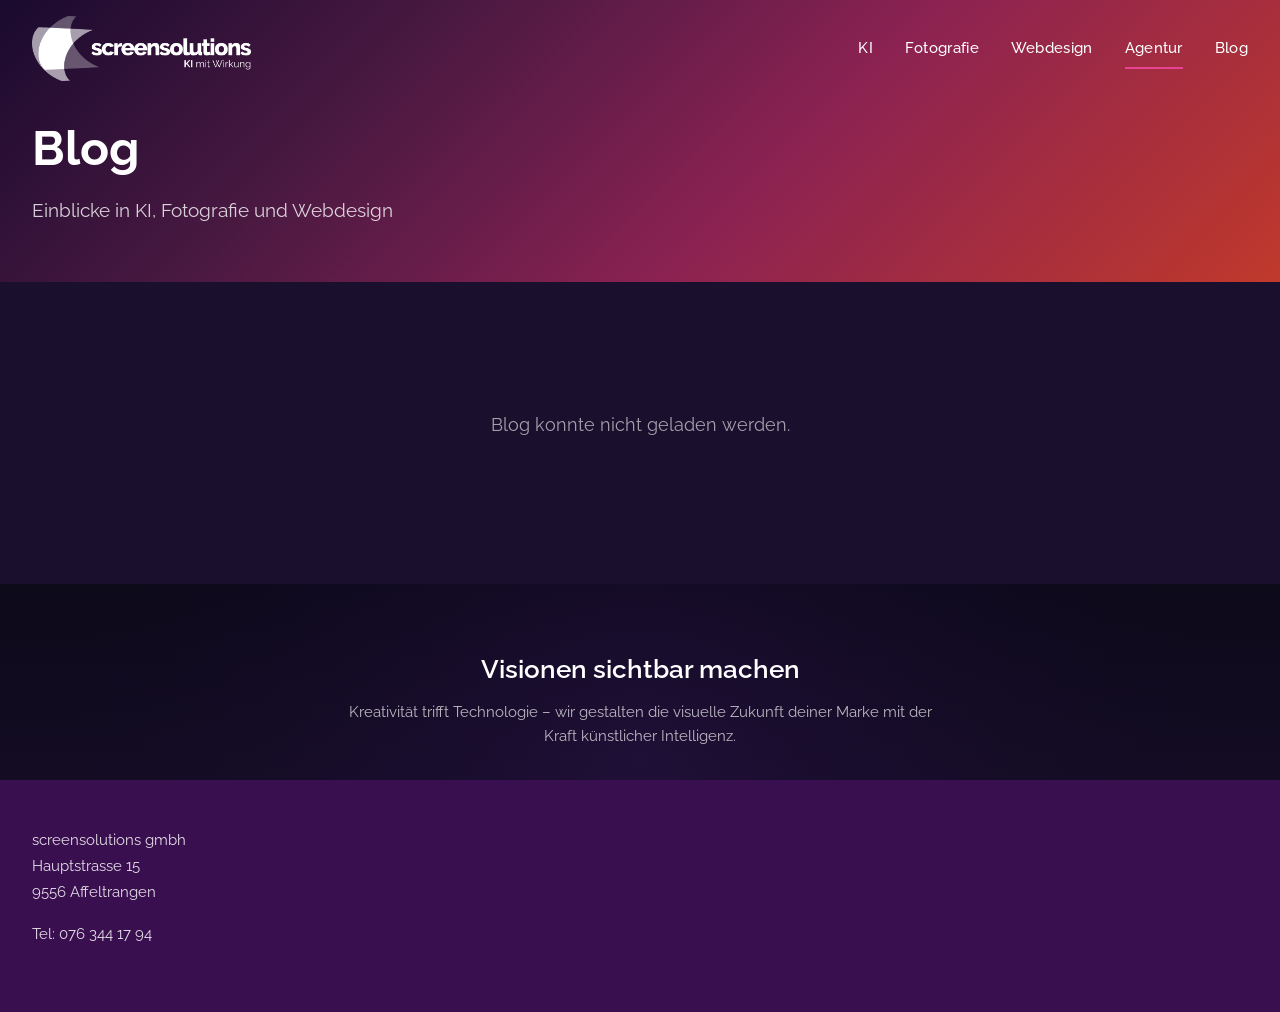
<file: blog.html>
<!DOCTYPE html>
<html lang="de">
<head>
  <meta charset="UTF-8">
  <meta name="viewport" content="width=device-width, initial-scale=1.0">
  <title>Blog - KI, Fotografie & Webdesign Insights | screensolutions</title>
  <meta name="description" content="Einblicke in KI-gestütztes Design, professionelle Fotografie und Webdesign. Aktuelle Artikel und Trends von screensolutions.">
  <link rel="preconnect" href="https://fonts.googleapis.com">
  <link rel="preconnect" href="https://fonts.gstatic.com" crossorigin>
  <link href="https://fonts.googleapis.com/css2?family=Raleway:wght@400;500;600;700;800&display=swap" rel="stylesheet">
  <link rel="stylesheet" href="css/style.css">

    <!-- SEO Meta Tags -->
    <meta name="robots" content="index, follow">
    <meta name="author" content="screensolutions gmbh">
    <meta name="geo.region" content="CH-TG">
    <meta name="geo.placename" content="Affeltrangen">
    <link rel="canonical" href="https://screensolutions.ch/blog">

    <!-- Open Graph / Facebook -->
    <meta property="og:type" content="website">
    <meta property="og:url" content="https://screensolutions.ch/blog">
    <meta property="og:title" content="Blog | screensolutions">
    <meta property="og:description" content="Einblicke in KI-Design, Fotografie und Webdesign von screensolutions.">
    <meta property="og:image" content="https://screensolutions.ch/images/logo-screensolutions-white-ki.png">
    <meta property="og:locale" content="de_CH">
    <meta property="og:site_name" content="screensolutions">

    <!-- Twitter / X -->
    <meta name="twitter:card" content="summary_large_image">
    <meta name="twitter:title" content="Blog | screensolutions">
    <meta name="twitter:description" content="Einblicke in KI-Design, Fotografie und Webdesign.">
    <meta name="twitter:image" content="https://screensolutions.ch/images/logo-screensolutions-white-ki.png">

    <!-- Schema.org -->
    <script type="application/ld+json">
    {
      "@context": "https://schema.org",
      "@type": "AboutPage",
      "name": "screensolutions gmbh – Über uns",
      "url": "https://screensolutions.ch/agentur.html",
      "description": "Die screensolutions gmbh seit 2000 Partner für visuelle Kommunikation und KI Bildgestaltung.",
      "mainEntity": {
        "@type": "Organization",
        "name": "screensolutions gmbh",
        "foundingDate": "2000",
        "url": "https://screensolutions.ch",
        "email": "info@screensolutions.ch",
        "address": {
          "@type": "PostalAddress",
          "streetAddress": "Hauptstrasse 1",
          "addressLocality": "Affeltrangen",
          "postalCode": "9556",
          "addressRegion": "TG",
          "addressCountry": "CH"
        }
      }
    }
    </script>

    <!-- Preload -->
    <link rel="preload" href="css/style.css" as="style">
    <link rel="dns-prefetch" href="https://fonts.googleapis.com">

</head>
<body>

  <!-- HEADER -->
  <header class="header">
    <div class="header__inner">
      <a href="/" class="header__logo">
        <img src="images/logo-screensolutions-white-ki.png" alt="screensolutions – KI mit Wirkung">
      </a>
      <nav class="nav">
        <a href="/" class="nav__link">KI</a>
        <a href="/fotografie" class="nav__link">Fotografie</a>
        <a href="/webdesign" class="nav__link">Webdesign</a>
        <a href="/agentur" class="nav__link nav__link--active">Agentur</a>
            <a href="/blog" class="nav__link">Blog</a>
      </nav>
      <div class="hamburger">
        <span></span>
        <span></span>
        <span></span>
      </div>
    </div>
  </header>


<section class="hero hero--firma" style="min-height: 30vh; padding: 120px 0 40px;">
    <div class="hero__content">
        <h1>Blog</h1>
        <p style="color: rgba(255,255,255,0.8); font-size: 1.2rem; margin-top: 1rem;">Einblicke in KI, Fotografie und Webdesign</p>
    </div>
</section>

<section class="blog-section">
    <div id="blog-listing"></div>
</section>

<script src="js/blog.js"></script>
<script>loadBlogListing('blog-listing');</script>


<!-- FOOTER -->
  <footer class="footer">
    <div class="footer__canvas-wrap">
      <canvas id="footer-wave-canvas"></canvas>
    </div>
    <div class="container footer__content">
      <p class="footer__tagline">Visionen sichtbar machen</p>
      <p class="footer__sub">Kreativität trifft Technologie – wir gestalten die visuelle Zukunft deiner Marke mit der Kraft künstlicher Intelligenz.</p>
    </div>
    <div class="footer__contact">
      <div class="container">
        <p>screensolutions gmbh<br>Hauptstrasse 15<br>9556 Affeltrangen</p>
        <p class="footer__contact__tel">Tel: <a href="tel:+41763441794">076 344 17 94</a></p>
      </div>
    </div>
  </footer>

  <script src="js/main.js"></script>
</body>
</html>
</file>
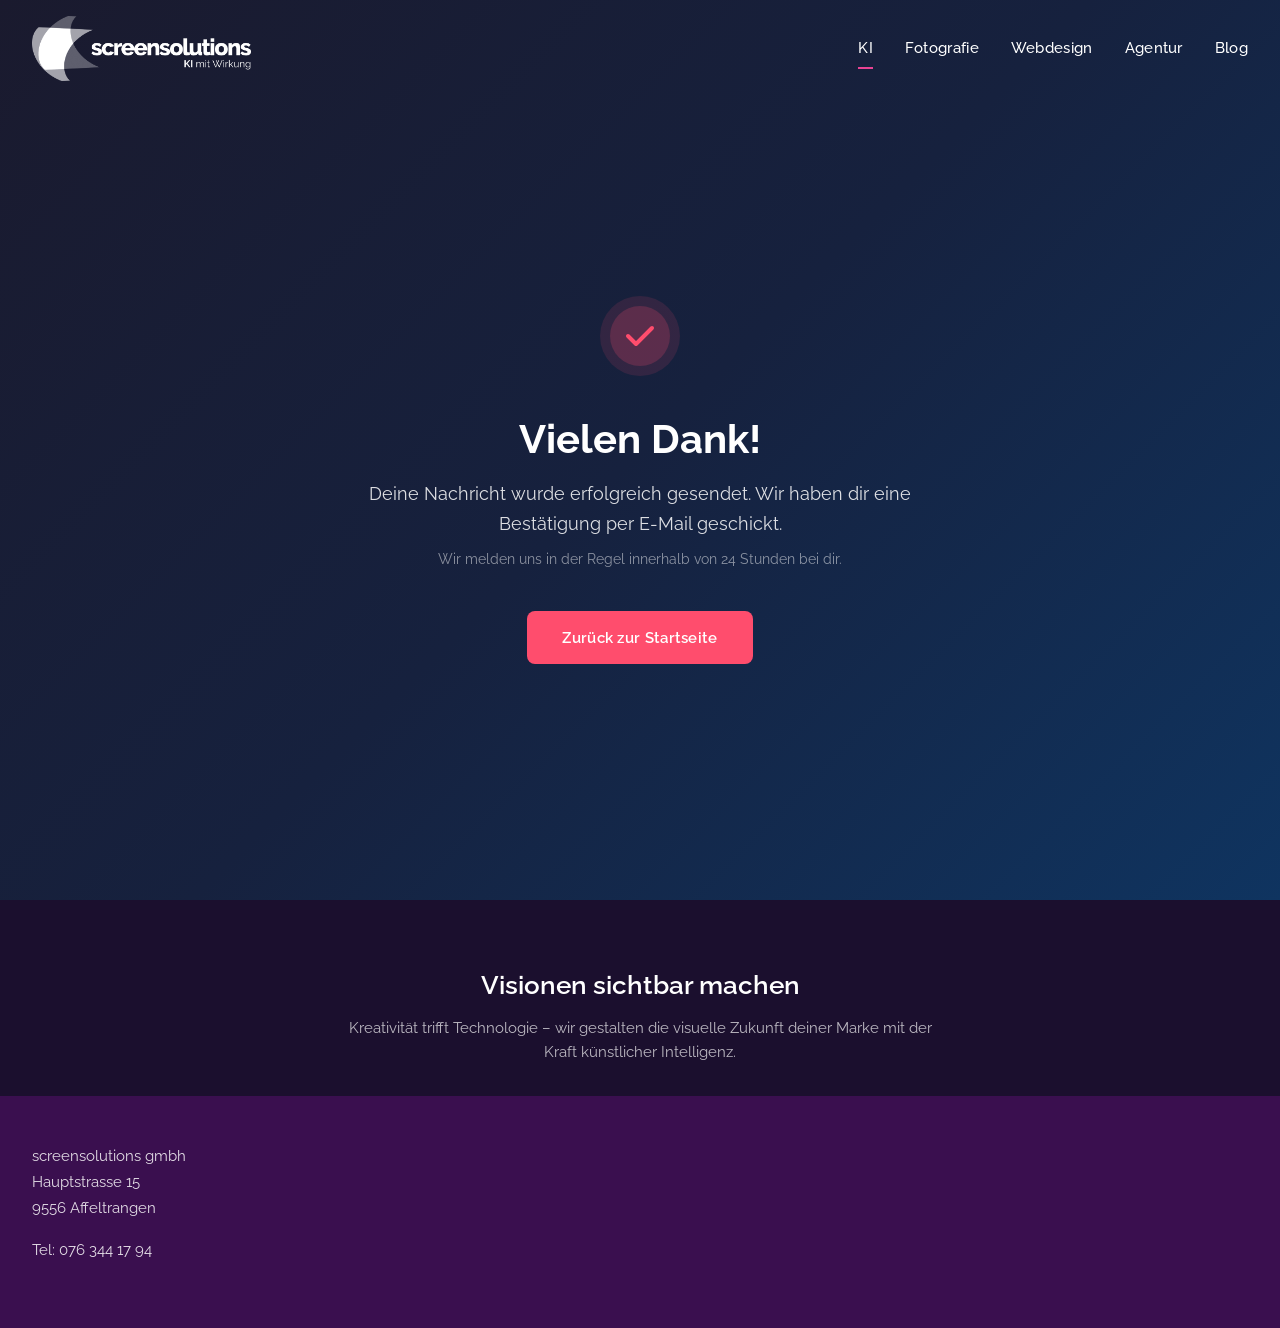
<file: danke.html>
<!DOCTYPE html>
<html lang="de">
<head>
  <meta charset="UTF-8">
  <meta name="viewport" content="width=device-width, initial-scale=1.0">
  <title>Vielen Dank! | screensolutions</title>
  
  <link rel="preconnect" href="https://fonts.googleapis.com">
  <link href="https://fonts.googleapis.com/css2?family=Raleway:wght@300;400;500;600;700;800&display=swap" rel="stylesheet">
  <link rel="stylesheet" href="css/style.css">

    <!-- SEO Meta Tags -->
    <meta name="description" content="Vielen Dank für deine Nachricht. Wir melden uns innerhalb von 24 Stunden bei dir.">
    <meta name="robots" content="noindex, nofollow">
    <link rel="canonical" href="https://screensolutions.ch/danke">

</head>
<body>

  <header class="header">
    <div class="header__inner">
      <a href="/" class="header__logo">
        <img src="images/logo-screensolutions-white-ki.png" alt="screensolutions – KI mit Wirkung">
      </a>
      <nav class="nav">
        <a href="/" class="nav__link nav__link--active">KI</a>
        <a href="/fotografie" class="nav__link">Fotografie</a>
        <a href="/webdesign" class="nav__link">Webdesign</a>
        <a href="/agentur" class="nav__link">Agentur</a>
            <a href="/blog" class="nav__link">Blog</a>
      </nav>
      <div class="hamburger">
        <span></span>
        <span></span>
        <span></span>
      </div>
    </div>
  </header>

  <section class="thankyou-hero">
    <div class="container">
      <div class="thankyou-card">
        <div class="thankyou-card__icon">
          <svg width="80" height="80" viewBox="0 0 80 80" fill="none">
            <circle cx="40" cy="40" r="40" fill="rgba(255,77,109,0.12)"/>
            <circle cx="40" cy="40" r="30" fill="rgba(255,77,109,0.2)"/>
            <path d="M28 40l8 8 16-16" stroke="#ff4d6d" stroke-width="4" stroke-linecap="round" stroke-linejoin="round" class="checkmark"/>
          </svg>
        </div>
        <h1>Vielen Dank!</h1>
        <p class="thankyou-card__text">Deine Nachricht wurde erfolgreich gesendet. Wir haben dir eine Bestätigung per E-Mail geschickt.</p>
        <p class="thankyou-card__subtext">Wir melden uns in der Regel innerhalb von 24 Stunden bei dir.</p>
        <a href="/" class="btn btn--primary">Zurück zur Startseite</a>
      </div>
    </div>
  </section>

  <footer class="footer">
    <div class="footer__canvas-wrap">
      <canvas id="footer-wave-canvas"></canvas>
    </div>
    <div class="container footer__content">
      <p class="footer__tagline">Visionen sichtbar machen</p>
      <p class="footer__sub">Kreativität trifft Technologie – wir gestalten die visuelle Zukunft deiner Marke mit der Kraft künstlicher Intelligenz.</p>
    </div>
    <div class="footer__contact">
      <div class="container">
        <p>screensolutions gmbh<br>Hauptstrasse 15<br>9556 Affeltrangen</p>
        <p class="footer__contact__tel">Tel: <a href="tel:+41763441794">076 344 17 94</a></p>
      </div>
    </div>
  </footer>

  <script src="js/main.js"></script>

  <style>
    .thankyou-hero {
      min-height: 100vh;
      display: flex;
      align-items: center;
      justify-content: center;
      background: linear-gradient(135deg, #1a1a2e 0%, #16213e 50%, #0f3460 100%);
      padding: 120px 20px 60px;
    }
    .thankyou-card {
      text-align: center;
      max-width: 550px;
      margin: 0 auto;
      animation: fadeInUp 0.8s ease;
    }
    .thankyou-card__icon {
      margin-bottom: 2rem;
    }
    .thankyou-card__icon .checkmark {
      stroke-dasharray: 40;
      stroke-dashoffset: 40;
      animation: drawCheck 0.6s ease 0.4s forwards;
    }
    @keyframes drawCheck {
      to { stroke-dashoffset: 0; }
    }
    @keyframes fadeInUp {
      from { opacity: 0; transform: translateY(30px); }
      to { opacity: 1; transform: translateY(0); }
    }
    .thankyou-card h1 {
      color: #fff;
      font-size: 2.5rem;
      font-weight: 700;
      margin-bottom: 1rem;
    }
    .thankyou-card__text {
      color: rgba(255,255,255,0.85);
      font-size: 1.1rem;
      line-height: 1.7;
      margin-bottom: 0.5rem;
    }
    .thankyou-card__subtext {
      color: rgba(255,255,255,0.5);
      font-size: 0.9rem;
      margin-bottom: 2rem;
    }
    .thankyou-card .btn--primary {
      display: inline-block;
      margin-top: 0.5rem;
    }
  </style>
</body>
</html>
</file>
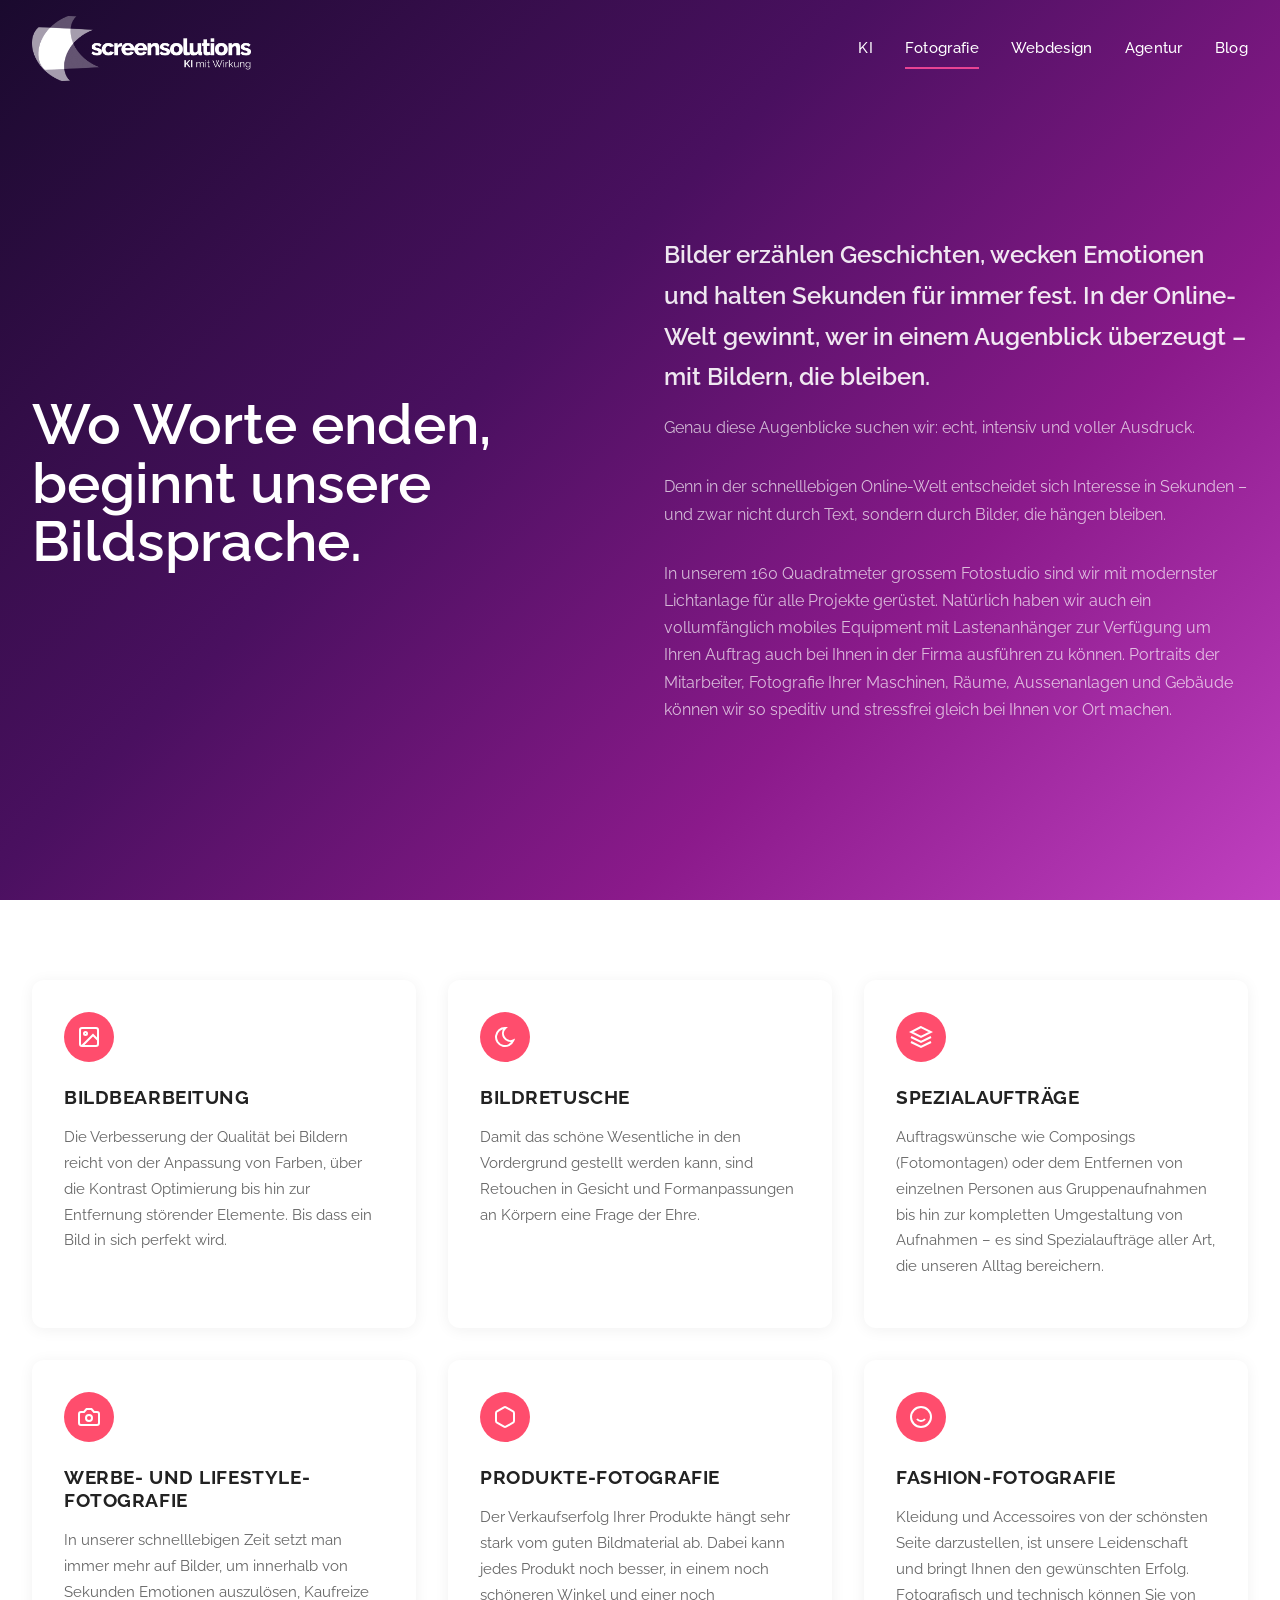
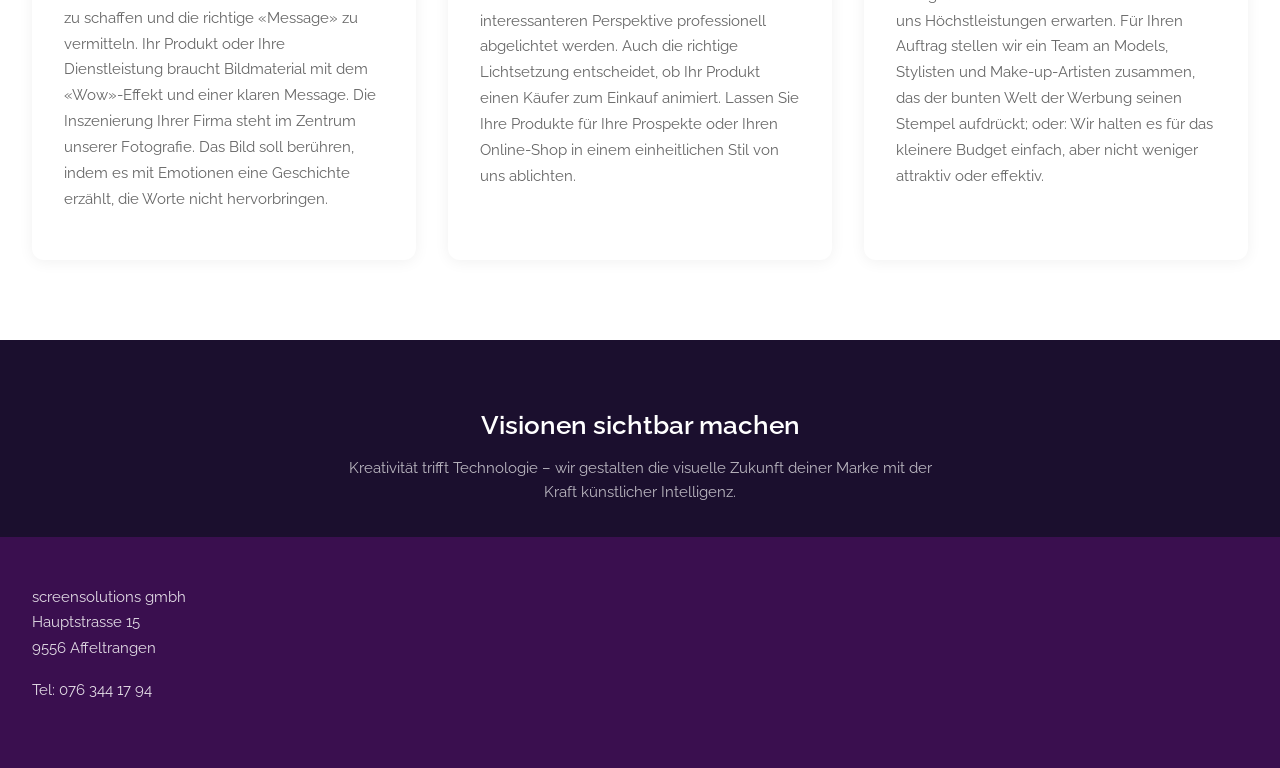
<file: fotografie.html>
<!DOCTYPE html>
<html lang="de">
<head>
  <meta charset="UTF-8">
  <meta name="viewport" content="width=device-width, initial-scale=1.0">
  <title>Professionelle Fotografie & KI-Bildgestaltung | screensolutions Schweiz</title>
  <meta name="description" content="Professionelle Fotografie, Bildbearbeitung und Bildretusche. Werbe-, Lifestyle-, Produkte- und Fashion-Fotografie aus unserem 160m² Studio.">
  <link rel="preconnect" href="https://fonts.googleapis.com">
  <link rel="preconnect" href="https://fonts.gstatic.com" crossorigin>
  <link href="https://fonts.googleapis.com/css2?family=Raleway:wght@400;500;600;700;800&display=swap" rel="stylesheet">
  <link rel="stylesheet" href="css/style.css">

    <!-- SEO Meta Tags -->
    <meta name="robots" content="index, follow">
    <meta name="author" content="screensolutions gmbh">
    <meta name="geo.region" content="CH-TG">
    <meta name="geo.placename" content="Affeltrangen">
    <link rel="canonical" href="https://screensolutions.ch/fotografie">

    <!-- Open Graph / Facebook -->
    <meta property="og:type" content="website">
    <meta property="og:url" content="https://screensolutions.ch/fotografie">
    <meta property="og:title" content="Professionelle Fotografie & KI-Bildgestaltung | screensolutions">
    <meta property="og:description" content="Professionelle Fotografie, Bildbearbeitung und KI-Bildgestaltung. Werbe-, Lifestyle- und Produktfotografie aus dem 160m² Studio in Affeltrangen.">
    <meta property="og:image" content="https://screensolutions.ch/images/logo-screensolutions-white-ki.png">
    <meta property="og:locale" content="de_CH">
    <meta property="og:site_name" content="screensolutions">

    <!-- Twitter / X -->
    <meta name="twitter:card" content="summary_large_image">
    <meta name="twitter:title" content="Professionelle Fotografie & KI-Bildgestaltung | screensolutions">
    <meta name="twitter:description" content="Werbe-, Lifestyle- und Produktfotografie aus dem 160m² Studio in Affeltrangen, Schweiz.">
    <meta name="twitter:image" content="https://screensolutions.ch/images/logo-screensolutions-white-ki.png">

    <!-- Schema.org -->
    <script type="application/ld+json">
    {
      "@context": "https://schema.org",
      "@type": "Service",
      "name": "Professionelle Fotografie & KI-Bildgestaltung",
      "url": "https://screensolutions.ch/fotografie.html",
      "description": "Professionelle Fotografie, Bildbearbeitung und KI-Bildgestaltung aus dem 160m2 Studio in Affeltrangen.",
      "provider": {
        "@type": "Organization",
        "name": "screensolutions gmbh",
        "url": "https://screensolutions.ch"
      },
      "areaServed": {"@type": "Country", "name": "Schweiz"},
      "serviceType": ["Werbefotografie", "Produktfotografie", "Lifestyle-Fotografie", "Fashion-Fotografie", "KI-Bildgestaltung", "Bildbearbeitung"]
    }
    </script>

    <!-- Preload -->
    <link rel="preload" href="css/style.css" as="style">
    <link rel="dns-prefetch" href="https://fonts.googleapis.com">

</head>
<body>

  <!-- HEADER -->
  <header class="header">
    <div class="header__inner">
      <a href="/" class="header__logo">
        <img src="images/logo-screensolutions-white-ki.png" alt="screensolutions – KI mit Wirkung">
      </a>
      <nav class="nav">
        <a href="/" class="nav__link">KI</a>
        <a href="/fotografie" class="nav__link nav__link--active">Fotografie</a>
        <a href="/webdesign" class="nav__link">Webdesign</a>
        <a href="/agentur" class="nav__link">Agentur</a>
            <a href="/blog" class="nav__link">Blog</a>
      </nav>
      <div class="hamburger">
        <span></span>
        <span></span>
        <span></span>
      </div>
    </div>
  </header>

  <!-- HERO -->
  <section class="hero hero--fotografie">
    <div class="hero__content">
      <div class="hero__grid">
        <div>
          <h1 class="hero__title">Wo Worte enden, beginnt unsere Bildsprache.</h1>
        </div>
        <div>
          <p class="hero__subtitle">Bilder erzählen Geschichten, wecken Emotionen und halten Sekunden für immer fest. In der Online-Welt gewinnt, wer in einem Augenblick überzeugt – mit Bildern, die bleiben.</p>
          <p class="hero__text">Genau diese Augenblicke suchen wir: echt, intensiv und voller Ausdruck.</p>
          <p class="hero__text">Denn in der schnelllebigen Online-Welt entscheidet sich Interesse in Sekunden – und zwar nicht durch Text, sondern durch Bilder, die hängen bleiben.</p>
          <p class="hero__text">In unserem 160 Quadratmeter grossem Fotostudio sind wir mit modernster Lichtanlage für alle Projekte gerüstet. Natürlich haben wir auch ein vollumfänglich mobiles Equipment mit Lastenanhänger zur Verfügung um Ihren Auftrag auch bei Ihnen in der Firma ausführen zu können. Portraits der Mitarbeiter, Fotografie Ihrer Maschinen, Räume, Aussenanlagen und Gebäude können wir so speditiv und stressfrei gleich bei Ihnen vor Ort machen.</p>
        </div>
      </div>
    </div>
  </section>

  <!-- SERVICES -->
  <section class="section section--light">
    <div class="container">
      <div class="grid grid--3">
        <div class="service-card fade-in">
          <div class="service-card__icon">
            <svg width="24" height="24" viewBox="0 0 24 24" fill="none" stroke="currentColor" stroke-width="2"><rect x="3" y="3" width="18" height="18" rx="2"/><circle cx="8.5" cy="8.5" r="1.5"/><path d="m21 15-5-5L5 21"/></svg>
          </div>
          <h3>Bildbearbeitung</h3>
          <p>Die Verbesserung der Qualität bei Bildern reicht von der Anpassung von Farben, über die Kontrast Optimierung bis hin zur Entfernung störender Elemente. Bis dass ein Bild in sich perfekt wird.</p>
        </div>

        <div class="service-card fade-in">
          <div class="service-card__icon">
            <svg width="24" height="24" viewBox="0 0 24 24" fill="none" stroke="currentColor" stroke-width="2"><path d="M12 3c.132 0 .263 0 .393 0a7.5 7.5 0 0 0 7.92 12.446A9 9 0 1 1 12 3z"/></svg>
          </div>
          <h3>Bildretusche</h3>
          <p>Damit das schöne Wesentliche in den Vordergrund gestellt werden kann, sind Retouchen in Gesicht und Formanpassungen an Körpern eine Frage der Ehre.</p>
        </div>

        <div class="service-card fade-in">
          <div class="service-card__icon">
            <svg width="24" height="24" viewBox="0 0 24 24" fill="none" stroke="currentColor" stroke-width="2"><path d="M12 2L2 7l10 5 10-5-10-5z"/><path d="M2 17l10 5 10-5"/><path d="M2 12l10 5 10-5"/></svg>
          </div>
          <h3>Spezialaufträge</h3>
          <p>Auftragswünsche wie Composings (Fotomontagen) oder dem Entfernen von einzelnen Personen aus Gruppenaufnahmen bis hin zur kompletten Umgestaltung von Aufnahmen – es sind Spezialaufträge aller Art, die unseren Alltag bereichern.</p>
        </div>

        <div class="service-card fade-in">
          <div class="service-card__icon">
            <svg width="24" height="24" viewBox="0 0 24 24" fill="none" stroke="currentColor" stroke-width="2"><path d="M14.5 4h-5L7 7H4a2 2 0 0 0-2 2v9a2 2 0 0 0 2 2h16a2 2 0 0 0 2-2V9a2 2 0 0 0-2-2h-3l-2.5-3z"/><circle cx="12" cy="13" r="3"/></svg>
          </div>
          <h3>Werbe- und Lifestyle-Fotografie</h3>
          <p>In unserer schnelllebigen Zeit setzt man immer mehr auf Bilder, um innerhalb von Sekunden Emotionen auszulösen, Kaufreize zu schaffen und die richtige «Message» zu vermitteln. Ihr Produkt oder Ihre Dienstleistung braucht Bildmaterial mit dem «Wow»-Effekt und einer klaren Message. Die Inszenierung Ihrer Firma steht im Zentrum unserer Fotografie. Das Bild soll berühren, indem es mit Emotionen eine Geschichte erzählt, die Worte nicht hervorbringen.</p>
        </div>

        <div class="service-card fade-in">
          <div class="service-card__icon">
            <svg width="24" height="24" viewBox="0 0 24 24" fill="none" stroke="currentColor" stroke-width="2"><path d="M21 16V8a2 2 0 0 0-1-1.73l-7-4a2 2 0 0 0-2 0l-7 4A2 2 0 0 0 3 8v8a2 2 0 0 0 1 1.73l7 4a2 2 0 0 0 2 0l7-4A2 2 0 0 0 21 16z"/></svg>
          </div>
          <h3>Produkte-Fotografie</h3>
          <p>Der Verkaufserfolg Ihrer Produkte hängt sehr stark vom guten Bildmaterial ab. Dabei kann jedes Produkt noch besser, in einem noch schöneren Winkel und einer noch interessanteren Perspektive professionell abgelichtet werden. Auch die richtige Lichtsetzung entscheidet, ob Ihr Produkt einen Käufer zum Einkauf animiert. Lassen Sie Ihre Produkte für Ihre Prospekte oder Ihren Online-Shop in einem einheitlichen Stil von uns ablichten.</p>
        </div>

        <div class="service-card fade-in">
          <div class="service-card__icon">
            <svg width="24" height="24" viewBox="0 0 24 24" fill="none" stroke="currentColor" stroke-width="2"><circle cx="12" cy="12" r="10"/><path d="M8 14s1.5 2 4 2 4-2 4-2"/><line x1="9" y1="9" x2="9.01" y2="9"/><line x1="15" y1="9" x2="15.01" y2="9"/></svg>
          </div>
          <h3>Fashion-Fotografie</h3>
          <p>Kleidung und Accessoires von der schönsten Seite darzustellen, ist unsere Leidenschaft und bringt Ihnen den gewünschten Erfolg. Fotografisch und technisch können Sie von uns Höchstleistungen erwarten. Für Ihren Auftrag stellen wir ein Team an Models, Stylisten und Make-up-Artisten zusammen, das der bunten Welt der Werbung seinen Stempel aufdrückt; oder: Wir halten es für das kleinere Budget einfach, aber nicht weniger attraktiv oder effektiv.</p>
        </div>
      </div>
    </div>
  </section>

  <!-- FOOTER -->
  <footer class="footer">
    <div class="footer__canvas-wrap">
      <canvas id="footer-wave-canvas"></canvas>
    </div>
    <div class="container footer__content">
      <p class="footer__tagline">Visionen sichtbar machen</p>
      <p class="footer__sub">Kreativität trifft Technologie – wir gestalten die visuelle Zukunft deiner Marke mit der Kraft künstlicher Intelligenz.</p>
    </div>
    <div class="footer__contact">
      <div class="container">
        <p>screensolutions gmbh<br>Hauptstrasse 15<br>9556 Affeltrangen</p>
        <p class="footer__contact__tel">Tel: <a href="tel:+41763441794">076 344 17 94</a></p>
      </div>
    </div>
  </footer>

  <script src="js/main.js"></script>
</body>
</html>
</file>
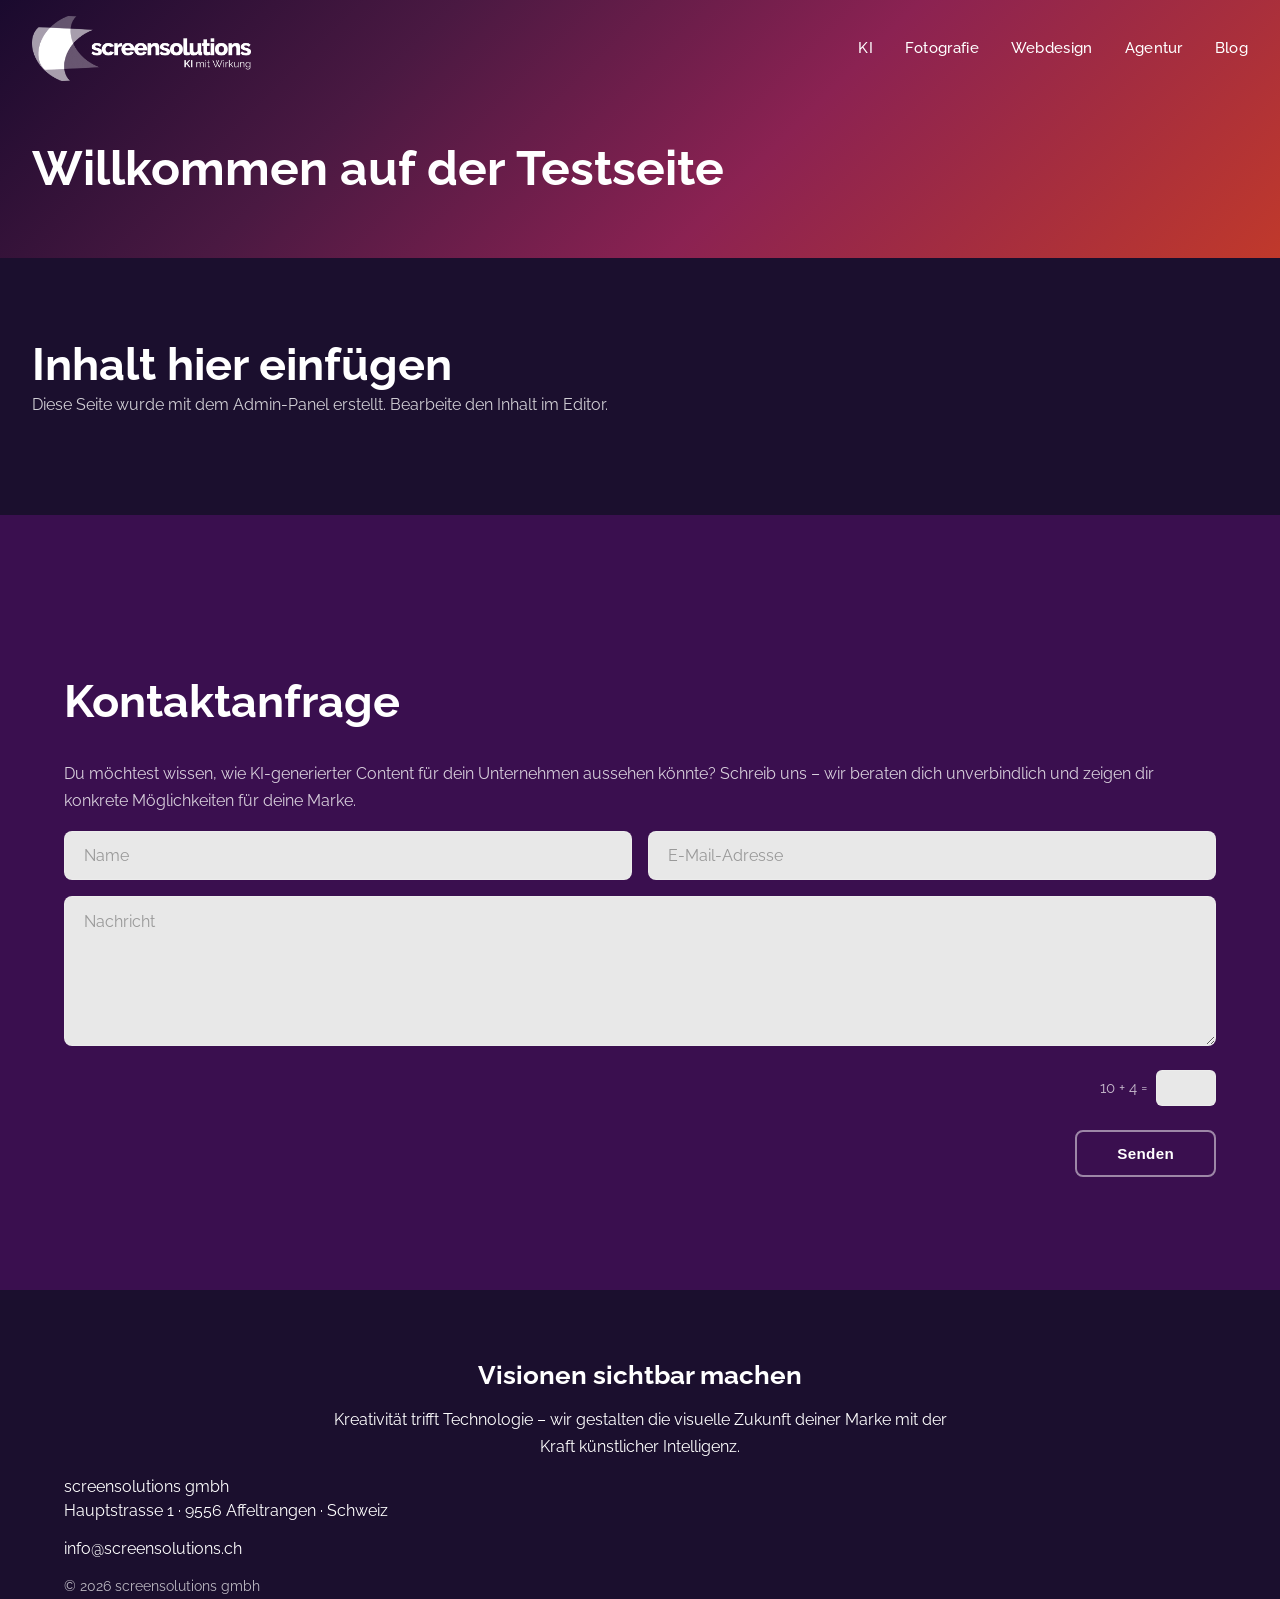
<file: test-seite.html>
<!DOCTYPE html>
<html lang="de">
<head>
    <meta charset="UTF-8">
    <meta name="viewport" content="width=device-width, initial-scale=1.0">
    <title>Test Seite | screensolutions</title>
    <meta name="description" content="Dies ist eine Testseite zum Testen der Seitenerstellung.">
    <meta name="robots" content="index, follow">
    <meta name="author" content="screensolutions gmbh">
    <meta name="geo.region" content="CH-TG">
    <meta name="geo.placename" content="Affeltrangen">
    <link rel="canonical" href="https://screensolutions.ch/test-seite">

    <!-- Open Graph -->
    <meta property="og:type" content="website">
    <meta property="og:url" content="https://screensolutions.ch/test-seite">
    <meta property="og:title" content="Test Seite | screensolutions">
    <meta property="og:description" content="Dies ist eine Testseite zum Testen der Seitenerstellung.">
    <meta property="og:image" content="https://screensolutions.ch/images/logo-screensolutions-white-ki.png">
    <meta property="og:locale" content="de_CH">
    <meta property="og:site_name" content="screensolutions">

    <!-- Twitter -->
    <meta name="twitter:card" content="summary_large_image">
    <meta name="twitter:title" content="Test Seite | screensolutions">
    <meta name="twitter:description" content="Dies ist eine Testseite zum Testen der Seitenerstellung.">
    <meta name="twitter:image" content="https://screensolutions.ch/images/logo-screensolutions-white-ki.png">

    <link rel="preconnect" href="https://fonts.googleapis.com">
    <link rel="preconnect" href="https://fonts.gstatic.com" crossorigin>
    <link href="https://fonts.googleapis.com/css2?family=Raleway:wght@300;400;500;600;700;800&display=swap" rel="stylesheet">
    <link rel="stylesheet" href="css/style.css?v=2">
</head>
<body>

<header class="header">
    <div class="header__inner">
        <a href="/" class="header__logo">
            <img src="images/logo-screensolutions-white-ki.png" alt="screensolutions - KI mit Wirkung">
        </a>
        <nav class="nav">
                    <a href="/" class="nav__link">KI</a>
                    <a href="/fotografie" class="nav__link">Fotografie</a>
                    <a href="/webdesign" class="nav__link">Webdesign</a>
                    <a href="/agentur" class="nav__link">Agentur</a>
            <a href="/blog" class="nav__link">Blog</a>
        </nav>
        <div class="hamburger">
            <span></span>
            <span></span>
            <span></span>
        </div>
    </div>
</header>

<!-- HERO -->
<section class="hero hero--firma">
    <div class="hero__content">
        <h1>Willkommen auf der Testseite</h1>
    </div>
</section>

<!-- INHALT -->
<section class="section section--dark">
    <div class="container">
        <h2>Inhalt hier einf&uuml;gen</h2>
        <p>Diese Seite wurde mit dem Admin-Panel erstellt. Bearbeite den Inhalt im Editor.</p>
    </div>
</section>

<!-- CONTACT FORM -->
<section class="contact">
    <div class="container">
        <div id="contact-form"></div>
    </div>
</section>
<script src="js/contact-form.js"></script>

<!-- FOOTER -->
<footer class="footer">
    <div class="footer__wave">
        <svg viewBox="0 0 1440 100" preserveAspectRatio="none">
            <path d="M0,40 C360,100 1080,0 1440,60 L1440,100 L0,100 Z" fill="currentColor"/>
        </svg>
    </div>
    <div class="footer__content">
        <p class="footer__tagline"><strong>Visionen sichtbar machen</strong></p>
        <p class="footer__text">Kreativit&auml;t trifft Technologie &ndash; wir gestalten die visuelle Zukunft deiner Marke mit der<br>Kraft k&uuml;nstlicher Intelligenz.</p>
    </div>
    <div class="footer__bottom">
        <p class="footer__company">screensolutions gmbh</p>
        <p class="footer__address">Hauptstrasse 1 &middot; 9556 Affeltrangen &middot; Schweiz</p>
        <p class="footer__links">
            <a href="mailto:info@screensolutions.ch">info@screensolutions.ch</a>
        </p>
        <p class="footer__copy">&copy; 2026 screensolutions gmbh</p>
    </div>
</footer>

<script src="js/main.js"></script>
</body>
</html>
</file>
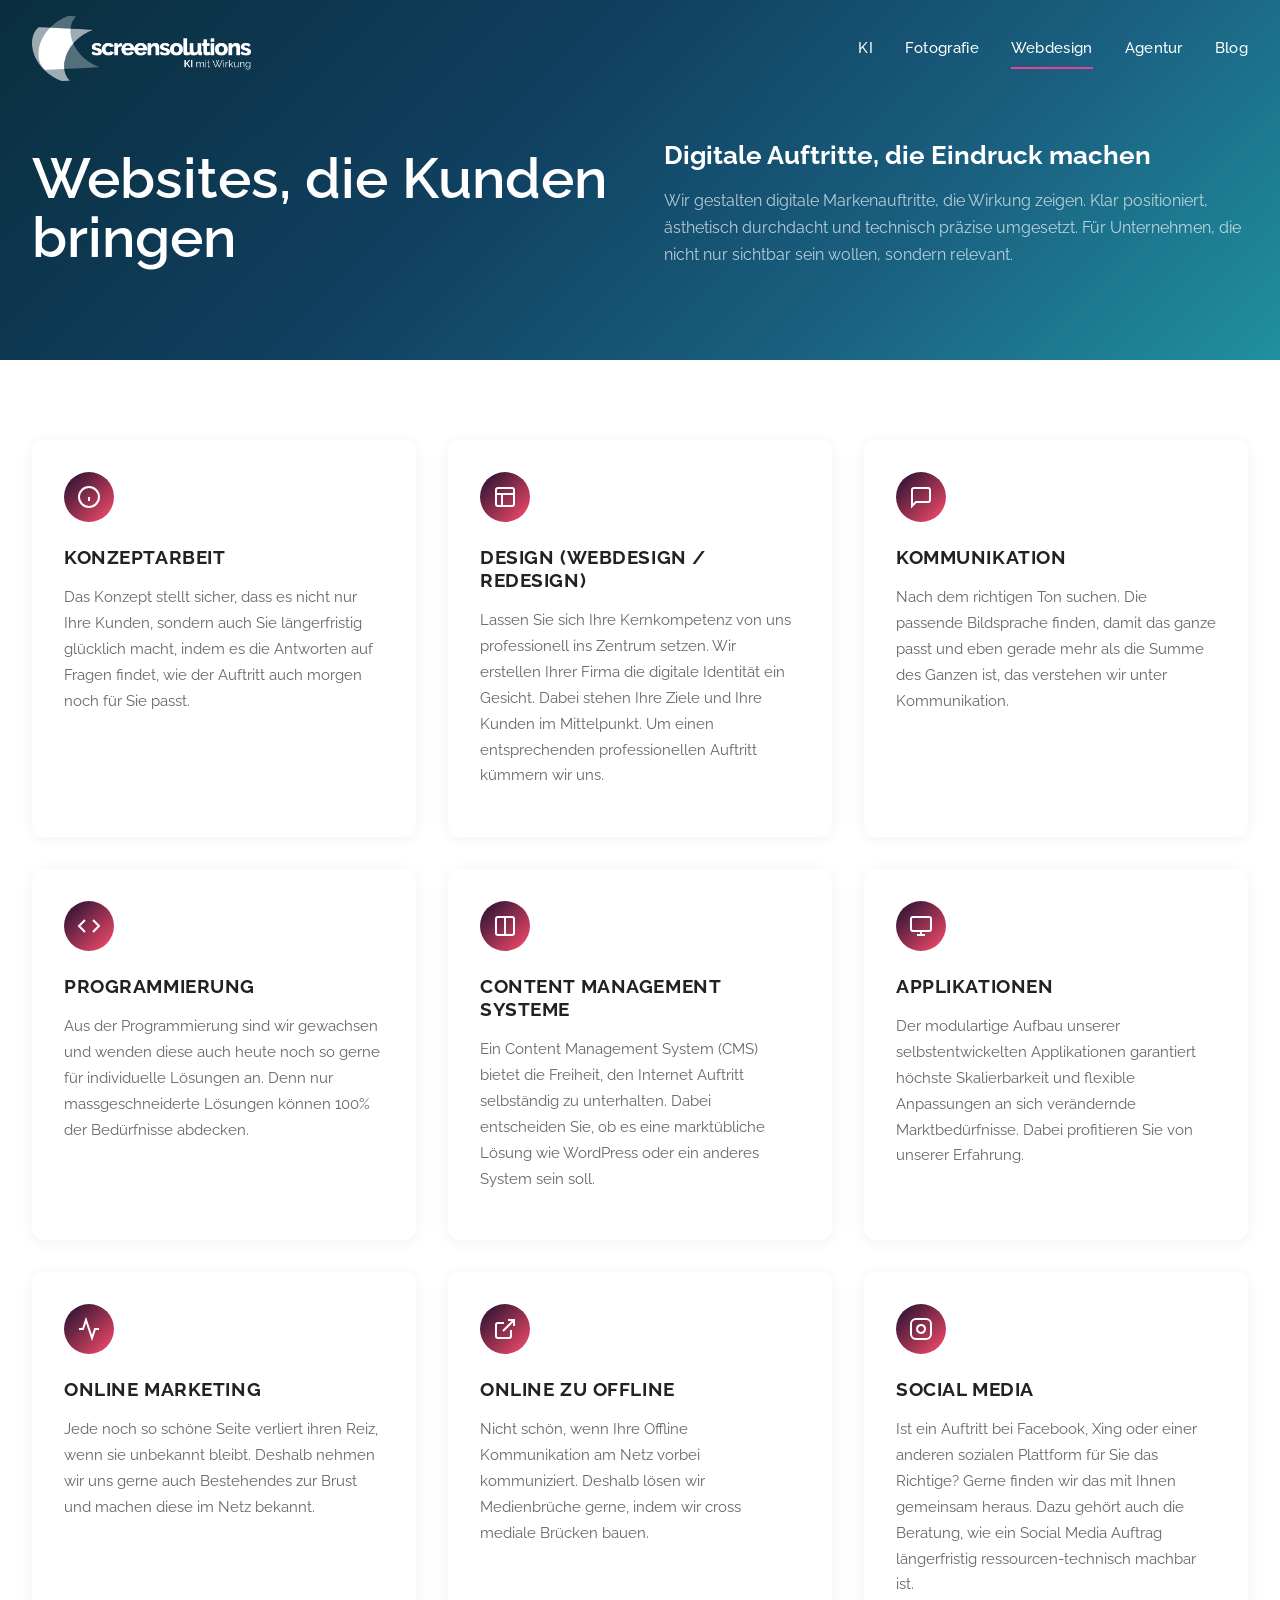
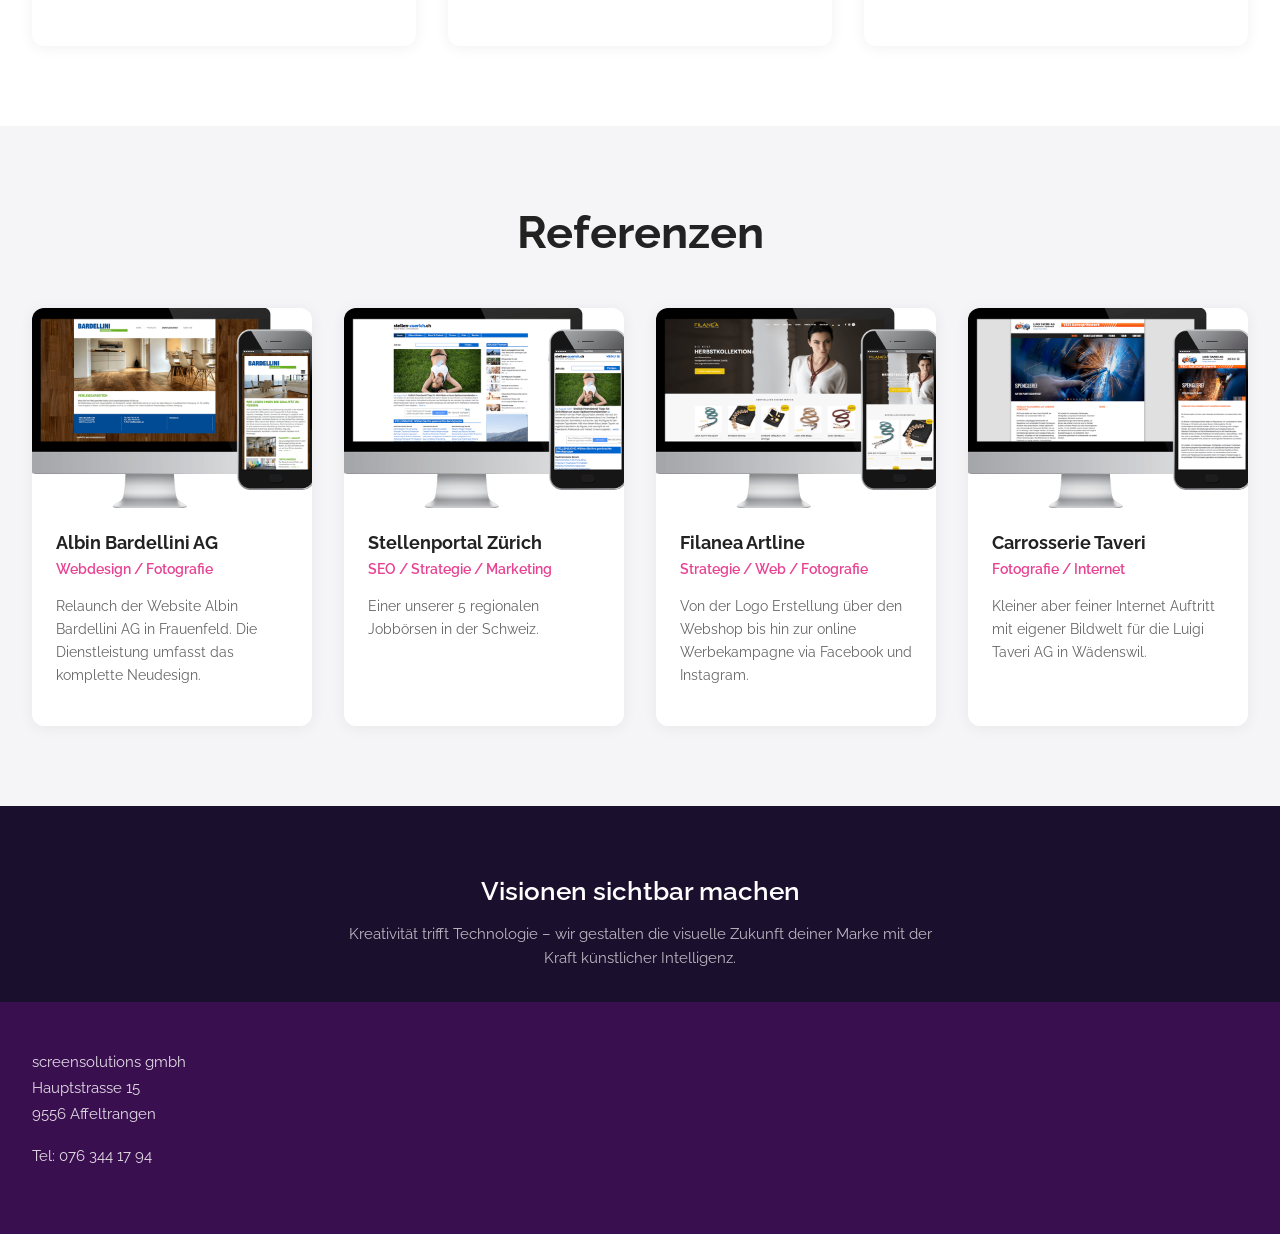
<file: webdesign.html>
<!DOCTYPE html>
<html lang="de">
<head>
  <meta charset="UTF-8">
  <meta name="viewport" content="width=device-width, initial-scale=1.0">
  <title>Webdesign Agentur Affeltrangen – Websites für KMU | screensolutions</title>
  <meta name="description" content="Professionelles Webdesign, Programmierung und Online Marketing. Websites, die Kunden bringen – von der Konzeptarbeit bis zur Umsetzung.">
  <link rel="preconnect" href="https://fonts.googleapis.com">
  <link rel="preconnect" href="https://fonts.gstatic.com" crossorigin>
  <link href="https://fonts.googleapis.com/css2?family=Raleway:wght@400;500;600;700;800&display=swap" rel="stylesheet">
  <link rel="stylesheet" href="css/style.css">

    <!-- SEO Meta Tags -->
    <meta name="robots" content="index, follow">
    <meta name="author" content="screensolutions gmbh">
    <meta name="geo.region" content="CH-TG">
    <meta name="geo.placename" content="Affeltrangen">
    <link rel="canonical" href="https://screensolutions.ch/webdesign">

    <!-- Open Graph / Facebook -->
    <meta property="og:type" content="website">
    <meta property="og:url" content="https://screensolutions.ch/webdesign">
    <meta property="og:title" content="Webdesign Agentur Affeltrangen – Websites für KMU | screensolutions">
    <meta property="og:description" content="Professionelles Webdesign, Programmierung und Online Marketing. Websites, die Kunden bringen – von der Konzeptarbeit bis zur Umsetzung.">
    <meta property="og:image" content="https://screensolutions.ch/images/logo-screensolutions-white-ki.png">
    <meta property="og:locale" content="de_CH">
    <meta property="og:site_name" content="screensolutions">

    <!-- Twitter / X -->
    <meta name="twitter:card" content="summary_large_image">
    <meta name="twitter:title" content="Webdesign Agentur Affeltrangen – Websites für KMU">
    <meta name="twitter:description" content="Professionelles Webdesign und Online Marketing. Websites, die Kunden bringen.">
    <meta name="twitter:image" content="https://screensolutions.ch/images/logo-screensolutions-white-ki.png">

    <!-- Schema.org -->
    <script type="application/ld+json">
    {
      "@context": "https://schema.org",
      "@type": "Service",
      "name": "Webdesign & Online Marketing",
      "url": "https://screensolutions.ch/webdesign.html",
      "description": "Professionelles Webdesign, Programmierung und Online Marketing für KMU in der Schweiz.",
      "provider": {
        "@type": "Organization",
        "name": "screensolutions gmbh",
        "url": "https://screensolutions.ch"
      },
      "areaServed": [
        {"@type": "Country", "name": "Schweiz"},
        {"@type": "AdministrativeArea", "name": "Thurgau"},
        {"@type": "AdministrativeArea", "name": "Ostschweiz"}
      ],
      "serviceType": ["Webdesign", "Webentwicklung", "Online Marketing", "SEO", "Content Management Systeme", "Social Media"]
    }
    </script>

    <!-- Preload -->
    <link rel="preload" href="css/style.css" as="style">
    <link rel="dns-prefetch" href="https://fonts.googleapis.com">

</head>
<body>

  <!-- HEADER -->
  <header class="header">
    <div class="header__inner">
      <a href="/" class="header__logo">
        <img src="images/logo-screensolutions-white-ki.png" alt="screensolutions – KI mit Wirkung">
      </a>
      <nav class="nav">
        <a href="/" class="nav__link">KI</a>
        <a href="/fotografie" class="nav__link">Fotografie</a>
        <a href="/webdesign" class="nav__link nav__link--active">Webdesign</a>
        <a href="/agentur" class="nav__link">Agentur</a>
            <a href="/blog" class="nav__link">Blog</a>
      </nav>
      <div class="hamburger">
        <span></span>
        <span></span>
        <span></span>
      </div>
    </div>
  </header>

  <!-- HERO -->
  <section class="hero hero--webdesign">
    <div class="hero__content">
      <div class="hero__grid">
        <div>
          <h1 class="hero__title">Websites, die Kunden bringen</h1>
        </div>
        <div>
          <h2 class="hero__h2">Digitale Auftritte, die Eindruck machen</h2>
          <p class="hero__text">Wir gestalten digitale Markenauftritte, die Wirkung zeigen. Klar positioniert, ästhetisch durchdacht und technisch präzise umgesetzt. Für Unternehmen, die nicht nur sichtbar sein wollen, sondern relevant.</p>
        </div>
      </div>
    </div>
  </section>

  <!-- SERVICES -->
  <section class="section section--light">
    <div class="container">
      <div class="grid grid--3">
        <div class="service-card service-card--teal fade-in">
          <div class="service-card__icon">
            <svg width="24" height="24" viewBox="0 0 24 24" fill="none" stroke="currentColor" stroke-width="2"><circle cx="12" cy="12" r="10"/><path d="M12 16v-4"/><path d="M12 8h.01"/></svg>
          </div>
          <h3>Konzeptarbeit</h3>
          <p>Das Konzept stellt sicher, dass es nicht nur Ihre Kunden, sondern auch Sie längerfristig glücklich macht, indem es die Antworten auf Fragen findet, wie der Auftritt auch morgen noch für Sie passt.</p>
        </div>

        <div class="service-card service-card--teal fade-in">
          <div class="service-card__icon">
            <svg width="24" height="24" viewBox="0 0 24 24" fill="none" stroke="currentColor" stroke-width="2"><rect x="3" y="3" width="18" height="18" rx="2"/><path d="M3 9h18"/><path d="M9 21V9"/></svg>
          </div>
          <h3>Design (Webdesign / Redesign)</h3>
          <p>Lassen Sie sich Ihre Kernkompetenz von uns professionell ins Zentrum setzen. Wir erstellen Ihrer Firma die digitale Identität ein Gesicht. Dabei stehen Ihre Ziele und Ihre Kunden im Mittelpunkt. Um einen entsprechenden professionellen Auftritt kümmern wir uns.</p>
        </div>

        <div class="service-card service-card--teal fade-in">
          <div class="service-card__icon">
            <svg width="24" height="24" viewBox="0 0 24 24" fill="none" stroke="currentColor" stroke-width="2"><path d="M21 15a2 2 0 0 1-2 2H7l-4 4V5a2 2 0 0 1 2-2h14a2 2 0 0 1 2 2z"/></svg>
          </div>
          <h3>Kommunikation</h3>
          <p>Nach dem richtigen Ton suchen. Die passende Bildsprache finden, damit das ganze passt und eben gerade mehr als die Summe des Ganzen ist, das verstehen wir unter Kommunikation.</p>
        </div>

        <div class="service-card service-card--teal fade-in">
          <div class="service-card__icon">
            <svg width="24" height="24" viewBox="0 0 24 24" fill="none" stroke="currentColor" stroke-width="2"><polyline points="16 18 22 12 16 6"/><polyline points="8 6 2 12 8 18"/></svg>
          </div>
          <h3>Programmierung</h3>
          <p>Aus der Programmierung sind wir gewachsen und wenden diese auch heute noch so gerne für individuelle Lösungen an. Denn nur massgeschneiderte Lösungen können 100% der Bedürfnisse abdecken.</p>
        </div>

        <div class="service-card service-card--teal fade-in">
          <div class="service-card__icon">
            <svg width="24" height="24" viewBox="0 0 24 24" fill="none" stroke="currentColor" stroke-width="2"><path d="M12 3h7a2 2 0 0 1 2 2v14a2 2 0 0 1-2 2h-7"/><path d="M12 3H5a2 2 0 0 0-2 2v14a2 2 0 0 0 2 2h7"/><path d="M12 3v18"/></svg>
          </div>
          <h3>Content Management Systeme</h3>
          <p>Ein Content Management System (CMS) bietet die Freiheit, den Internet Auftritt selbständig zu unterhalten. Dabei entscheiden Sie, ob es eine marktübliche Lösung wie WordPress oder ein anderes System sein soll.</p>
        </div>

        <div class="service-card service-card--teal fade-in">
          <div class="service-card__icon">
            <svg width="24" height="24" viewBox="0 0 24 24" fill="none" stroke="currentColor" stroke-width="2"><rect x="2" y="3" width="20" height="14" rx="2"/><line x1="8" y1="21" x2="16" y2="21"/><line x1="12" y1="17" x2="12" y2="21"/></svg>
          </div>
          <h3>Applikationen</h3>
          <p>Der modulartige Aufbau unserer selbstentwickelten Applikationen garantiert höchste Skalierbarkeit und flexible Anpassungen an sich verändernde Marktbedürfnisse. Dabei profitieren Sie von unserer Erfahrung.</p>
        </div>

        <div class="service-card service-card--teal fade-in">
          <div class="service-card__icon">
            <svg width="24" height="24" viewBox="0 0 24 24" fill="none" stroke="currentColor" stroke-width="2"><path d="M22 12h-4l-3 9L9 3l-3 9H2"/></svg>
          </div>
          <h3>Online Marketing</h3>
          <p>Jede noch so schöne Seite verliert ihren Reiz, wenn sie unbekannt bleibt. Deshalb nehmen wir uns gerne auch Bestehendes zur Brust und machen diese im Netz bekannt.</p>
        </div>

        <div class="service-card service-card--teal fade-in">
          <div class="service-card__icon">
            <svg width="24" height="24" viewBox="0 0 24 24" fill="none" stroke="currentColor" stroke-width="2"><path d="M18 13v6a2 2 0 0 1-2 2H5a2 2 0 0 1-2-2V8a2 2 0 0 1 2-2h6"/><polyline points="15 3 21 3 21 9"/><line x1="10" y1="14" x2="21" y2="3"/></svg>
          </div>
          <h3>Online zu Offline</h3>
          <p>Nicht schön, wenn Ihre Offline Kommunikation am Netz vorbei kommuniziert. Deshalb lösen wir Medienbrüche gerne, indem wir cross mediale Brücken bauen.</p>
        </div>

        <div class="service-card service-card--teal fade-in">
          <div class="service-card__icon">
            <svg width="24" height="24" viewBox="0 0 24 24" fill="none" stroke="currentColor" stroke-width="2"><path d="M17 2H7a5 5 0 0 0-5 5v10a5 5 0 0 0 5 5h10a5 5 0 0 0 5-5V7a5 5 0 0 0-5-5z"/><path d="M16 11.37A4 4 0 1 1 12.63 8 4 4 0 0 1 16 11.37z"/><line x1="17.5" y1="6.5" x2="17.51" y2="6.5"/></svg>
          </div>
          <h3>Social Media</h3>
          <p>Ist ein Auftritt bei Facebook, Xing oder einer anderen sozialen Plattform für Sie das Richtige? Gerne finden wir das mit Ihnen gemeinsam heraus. Dazu gehört auch die Beratung, wie ein Social Media Auftrag längerfristig ressourcen-technisch machbar ist.</p>
        </div>
      </div>
    </div>
  </section>

  <!-- REFERENCES -->
  <section class="references">
    <div class="container">
      <h2 class="fade-in text-center">Referenzen</h2>
      <div class="grid grid--4">
        <div class="ref-card fade-in">
          <img loading="lazy" src="images/bardellini-1.png" alt="Webdesign Referenz: Albin Bardellini AG Website" class="ref-card__image">
          <div class="ref-card__content">
            <h3 class="ref-card__title">Albin Bardellini AG</h3>
            <p class="ref-card__tags">Webdesign / Fotografie</p>
            <p class="ref-card__desc">Relaunch der Website Albin Bardellini AG in Frauenfeld. Die Dienstleistung umfasst das komplette Neudesign.</p>
          </div>
        </div>

        <div class="ref-card fade-in">
          <img loading="lazy" src="images/ref-zuerich.png" alt="Webdesign Referenz: Stellenportal Zürich Website" class="ref-card__image">
          <div class="ref-card__content">
            <h3 class="ref-card__title">Stellenportal Zürich</h3>
            <p class="ref-card__tags">SEO / Strategie / Marketing</p>
            <p class="ref-card__desc">Einer unserer 5 regionalen Jobbörsen in der Schweiz.</p>
          </div>
        </div>

        <div class="ref-card fade-in">
          <img loading="lazy" src="images/ref-filanea.png" alt="Webdesign Referenz: Filanea Artline Website" class="ref-card__image">
          <div class="ref-card__content">
            <h3 class="ref-card__title">Filanea Artline</h3>
            <p class="ref-card__tags">Strategie / Web / Fotografie</p>
            <p class="ref-card__desc">Von der Logo Erstellung über den Webshop bis hin zur online Werbekampagne via Facebook und Instagram.</p>
          </div>
        </div>

        <div class="ref-card fade-in">
          <img loading="lazy" src="images/ref-taveri.png" alt="Webdesign Referenz: Carrosserie Taveri Website" class="ref-card__image">
          <div class="ref-card__content">
            <h3 class="ref-card__title">Carrosserie Taveri</h3>
            <p class="ref-card__tags">Fotografie / Internet</p>
            <p class="ref-card__desc">Kleiner aber feiner Internet Auftritt mit eigener Bildwelt für die Luigi Taveri AG in Wädenswil.</p>
          </div>
        </div>
      </div>
    </div>
  </section>

  <!-- FOOTER -->
  <footer class="footer">
    <div class="footer__canvas-wrap">
      <canvas id="footer-wave-canvas"></canvas>
    </div>
    <div class="container footer__content">
      <p class="footer__tagline">Visionen sichtbar machen</p>
      <p class="footer__sub">Kreativität trifft Technologie – wir gestalten die visuelle Zukunft deiner Marke mit der Kraft künstlicher Intelligenz.</p>
    </div>
    <div class="footer__contact">
      <div class="container">
        <p>screensolutions gmbh<br>Hauptstrasse 15<br>9556 Affeltrangen</p>
        <p class="footer__contact__tel">Tel: <a href="tel:+41763441794">076 344 17 94</a></p>
      </div>
    </div>
  </footer>

  <script src="js/main.js"></script>
</body>
</html>
</file>
<file: css/style.css>
/* ============================================
   SCREENSOLUTIONS.CH - Main Stylesheet
   Font: Raleway | No inline styles
   ============================================ */

/* === RESET & BASE === */
*, *::before, *::after {
  box-sizing: border-box;
  margin: 0;
  padding: 0;
}

html {
  scroll-behavior: smooth;
  font-size: 16px;
}

body {
  font-family: 'Raleway', 'Helvetica Neue', Arial, sans-serif;
  line-height: 1.6;
  color: #333;
  background: #fff;
  overflow-x: hidden;
}

img {
  max-width: 100%;
  height: auto;
  display: block;
}

a {
  text-decoration: none;
  color: inherit;
  transition: color 0.3s ease;
}

ul, ol {
  list-style: none;
}

/* === TYPOGRAPHY === */
h1, h2, h3, h4, h5, h6 {
  font-weight: 700;
  line-height: 1.2;
}

h1 { font-size: clamp(2.0rem, 4vw, 3rem); }
h2 { font-size: clamp(1.8rem, 3.5vw, 2.8rem); }
h3 { font-size: clamp(1.3rem, 2.5vw, 1.8rem); }
h4 { font-size: 1.2rem; }

p {
  margin-bottom: 1rem;
  line-height: 1.7;
}

/* ==============================================
   TEXT COLOR SYSTEM
   .text-on-dark  → white text (for dark/purple bg)
   .text-on-light → dark text (for white/light bg)
   Sections set colors via their own bg rules below.
   ============================================== */

/* --- Sections with LIGHT background --- */
.section--light,
.section--light h1,
.section--light h2,
.section--light h3,
.section--light h4 {
  color: #222;
}
.section--light p,
.section--light li {
  color: #555;
}
.section--light strong {
  color: #222;
}

/* --- Sections with DARK background --- */
.section--dark,
.section--dark h1,
.section--dark h2,
.section--dark h3,
.section--dark h4 {
  color: #fff;
}
.section--dark p,
.section--dark li {
  color: rgba(255,255,255,0.8);
}
.section--dark strong {
  color: #fff;
}

/* === LAYOUT === */
.container {
  max-width: 1400px;
  margin: 0 auto;
  padding: 0 2rem;
}

.section {
  padding: 5rem 0;
}

.section--light {
  background: #fff;
}

.section--dark {
  background: #1b0f2e;
}

.section--gray {
  background: #f5f5f7;
  color: #333;
}

/* === GRID === */
.grid {
  display: grid;
  gap: 2rem;
}

.grid--2 { grid-template-columns: repeat(2, 1fr); }
.grid--3 { grid-template-columns: repeat(3, 1fr); }
.grid--4 { grid-template-columns: repeat(4, 1fr); }

@media (max-width: 768px) {
  .grid--2, .grid--3, .grid--4 {
    grid-template-columns: 1fr;
  }

  .hero__buttons {
    flex-direction: column;
    align-items: stretch;
    max-width: 320px;
  }

  .hero__buttons .btn {
    text-align: center;
  }
}

@media (min-width: 769px) and (max-width: 1024px) {
  .grid--3, .grid--4 {
    grid-template-columns: repeat(2, 1fr);
  }
}

/* === HEADER / NAVIGATION === */
.header {
  position: fixed;
  top: 0;
  left: 0;
  right: 0;
  z-index: 1000;
  background: transparent;
  transition: background 0.3s ease, box-shadow 0.3s ease;
}

.header.scrolled {
  background: rgba(26, 26, 46, 0.98);
  backdrop-filter: blur(10px);
  -webkit-backdrop-filter: blur(10px);
  box-shadow: 0 2px 20px rgba(0,0,0,0.3);
}

.header__inner {
  display: flex;
  align-items: center;
  justify-content: space-between;
  padding: 1rem 2rem;
  max-width: 1400px;
  margin: 0 auto;
}

.header__logo img {
  height: 65px;
  width: auto;
}

.nav {
  display: flex;
  align-items: center;
  gap: 2rem;
}

.nav__link {
  color: #fff;
  font-size: 0.95rem;
  font-weight: 500;
  letter-spacing: 0.02em;
  padding: 0.5rem 0;
  position: relative;
  transition: color 0.3s ease;
}

.nav__link::after {
  content: '';
  position: absolute;
  bottom: 0;
  left: 0;
  width: 0;
  height: 2px;
  background: #e84393;
  transition: width 0.3s ease;
}

.nav__link:hover::after,
.nav__link--active::after {
  width: 100%;
}

.nav__link:hover {
  color: #e84393;
}

/* Mobile Menu */
.hamburger {
  display: none;
  flex-direction: column;
  gap: 5px;
  cursor: pointer;
  padding: 5px;
  z-index: 1001;
}

.hamburger span {
  display: block;
  width: 28px;
  height: 2px;
  background: #fff;
  transition: all 0.3s ease;
}

.hamburger.active span:nth-child(1) {
  transform: translateY(7px) rotate(45deg);
}

.hamburger.active span:nth-child(2) {
  opacity: 0;
}

.hamburger.active span:nth-child(3) {
  transform: translateY(-7px) rotate(-45deg);
}

@media (max-width: 768px) {
  .hamburger {
    display: flex;
  }

  .nav {
    position: fixed;
    top: 0;
    right: -100%;
    width: 280px;
    height: 100vh;
    background: rgba(26, 26, 46, 0.98);
    flex-direction: column;
    justify-content: center;
    padding: 2rem;
    transition: right 0.3s ease;
  }

  .nav.active {
    right: 0;
  }

  .nav__link {
    font-size: 1.2rem;
    padding: 1rem 0;
  }
}

/* === HERO SECTIONS === */
.hero {
  position: relative;
  min-height: 100vh;
  display: flex;
  align-items: center;
  padding-top: 90px;
  overflow: hidden;
  background: repeating-radial-gradient(circle at 0% 0%, rgba(255,255,255,0) 20%, rgba(255,77,109,0.62) 57%, rgba(13,13,13,0) 75%) rgb(27,15,46);
  color: #fff;
}

.hero--home {
  background: #1b0f2e;
  background-image: repeating-radial-gradient(circle at 0% 0%, rgba(255, 255, 255, 0) 20%, rgba(255, 77, 109, 0.62) 57%, rgba(13, 13, 13, 0) 75%);
  align-items: flex-start;
  padding-top: 160px;
  padding-bottom: 80px;
  min-height: auto;
}

.hero--fotografie {
  background: linear-gradient(135deg, #1a0a2e 0%, #4a1060 40%, #8b1a8b 70%, #c040c0 100%);
}

.hero--webdesign {
  background: linear-gradient(135deg, #0a2e3e 0%, #104060 40%, #1a6080 70%, #2090a0 100%);
}

.hero--firma {
  background: linear-gradient(135deg, #1a0a2e 0%, #4a1942 30%, #8b2252 60%, #c0392b 100%);
  min-height: auto;
  padding: 140px 0 60px;
}

.hero--page {
    background: linear-gradient(135deg, #1b0f2e 0%, #3a1550 40%, #5a2070 70%, #7a3090 100%);
}

.hero__content {
  position: relative;
  z-index: 2;
  color: #fff;
  max-width: 1400px;
  margin: 0 auto;
  padding: 0 2rem;
  width: 100%;
}

.hero__grid {
  display: grid;
  grid-template-columns: 1fr 1fr;
  gap: 3rem;
  align-items: center;
}

.hero--home .hero__grid {
  align-items: start;
}

@media (max-width: 768px) {
  .hero__grid {
    grid-template-columns: 1fr;
    gap: 2rem;
  }
  .hero {
    min-height: auto;
    padding: 120px 0 60px;
  }
}

/* All hero text is white */
.hero__title {
  font-size: clamp(2rem, 5vw, 3.5rem);
  font-weight: 600;
  color: #fff;
  line-height: 1.05;
  margin-bottom: 1.5rem;
}

.hero__subtitle {
  font-size: clamp(1.1rem, 2vw, 1.5rem);
  color: rgba(255,255,255,0.9);
  font-weight: 600;
  margin-bottom: 1rem;
}

.hero__text {
  font-size: 1rem;
  color: rgba(255,255,255,0.7);
  line-height: 1.7;
  margin-bottom: 2rem;
}

.hero__h2 {
  color: #fff;
  font-size: 1.6rem;
  margin-bottom: 1rem;
}

.hero__cta {
  margin-top: 2rem;
  font-size: 1.1rem;
  color: rgba(255,255,255,0.9);
}

/* === BUTTONS === */
.btn {
  display: inline-block;
  padding: 0.9rem 2.2rem;
  border-radius: 8px;
  font-weight: 600;
  font-size: 0.95rem;
  cursor: pointer;
  transition: all 0.3s ease;
  border: none;
  letter-spacing: 0.02em;
}

/* Only hero button is uppercase */
.hero .btn {
  text-transform: uppercase;
}

.btn--primary {
  background: rgb(255, 77, 109);
  color: #fff;
}

.btn--secondary {
  display: inline-block;
  padding: 14px 32px;
  background: transparent;
  color: #fff;
  border: 2px solid rgba(255,255,255,0.5);
  border-radius: 8px;
  font-weight: 600;
  font-size: 1rem;
  text-decoration: none;
  transition: all 0.3s ease;
  
}

.btn--secondary:hover {
  border-color: #fff;
  background: rgba(255,255,255,0.1);
}

.hero__buttons {
  display: flex;
  gap: 16px;
  align-items: center;
  margin-top: 2rem;
}

.btn--primary:hover {
  transform: translateY(-2px);
  box-shadow: 0 8px 25px rgba(255, 77, 109, 0.4);
}

.btn--outline {
  background: transparent;
  color: rgba(255,255,255,0.7);
  border: 1px solid rgba(255,255,255,0.3);
  padding: 12px 28px;
  font-size: 0.95rem;
  border-radius: 8px;
  transition: all 0.3s ease;
}

.btn--outline:hover {
  color: #fff;
  border-color: rgba(255,255,255,0.6);
}

.btn--outline:hover {
  border-color: #fff;
  background: rgba(255,255,255,0.1);
  box-shadow: none;
}

/* === KI MODEL CARDS (Hero) === */
.model-cards {
  display: flex;
  gap: 2rem;
  justify-content: center;
  flex-wrap: nowrap;
}

.hero--home .model-cards {
  flex-wrap: wrap;
}

.hero--home .model-cards__video {
  width: 100%;
  margin-bottom: 24px;
}

.hero--home .model-cards__video .video-wrapper {
  position: relative;
  padding-bottom: 56.25%;
  height: 0;
  overflow: hidden;
  border-radius: 12px;
}

.hero--home .model-cards__video .video-wrapper iframe {
  position: absolute;
  top: 0;
  left: 0;
  width: 100%;
  height: 100%;
  border: none;
  border-radius: 12px;
}


@media (max-width: 500px) {
  .model-cards {
    flex-direction: column;
    align-items: center;
  }
}

.model-card {
  text-align: center;
  color: #fff;
  flex: 0 1 auto;
  max-width: 260px;
}

.model-card__image {
  width: 225px;
  height: 225px;
  min-width: 225px;
  min-height: 225px;
  border-radius: 50%;
  object-fit: cover;
  aspect-ratio: 1 / 1;
  margin: 0 auto 1.5rem;
  border: none;
  filter: grayscale(100%);
}

.model-card__name {
  font-size: 1.125rem;
  font-weight: 800;
  margin-bottom: 0.3rem;
  color: #fff;
}

.model-card__role {
  font-size: 0.9rem;
  font-weight: 600;
  color: rgba(255,255,255,0.7);
  margin-bottom: 1rem;
}

.model-card__desc {
  font-size: 0.9rem;
  color: rgba(255,255,255,0.7);
  line-height: 1.7;
}

/* === VIDEO EMBED === */
.video-section {
  padding: 4rem 0;
}

.video-section h2 {
  margin-bottom: 2rem;
}

.video-wrapper {
  position: relative;
  padding-bottom: 56.25%;
  height: 0;
  overflow: hidden;
  border-radius: 12px;
  box-shadow: 0 20px 60px rgba(0,0,0,0.2);
  max-width: 900px;
  margin: 0 auto;
}

.video-wrapper iframe {
  position: absolute;
  top: 0;
  left: 0;
  width: 100%;
  height: 100%;
  border: none;
}

/* === THREE COLUMN SECTION (light bg) === */
.three-col {
  padding: 5rem 0;
}

.three-col__item {
  position: relative;
  padding-top: 0;
}

.three-col__heading-row {
  display: flex;
  align-items: flex-start;
  gap: 0.8rem;
  margin-bottom: 1rem;
}

.three-col__icon {
  width: 48px;
  height: 48px;
  min-width: 48px;
  border-radius: 50%;
  background: #3a0f4f;
  display: flex;
  align-items: center;
  justify-content: center;
  flex-shrink: 0;
  margin-top: 2px;
}

.three-col__icon svg {
  width: 24px;
  height: 24px;
  stroke: #fff;
  fill: none;
  stroke-width: 2.5;
  stroke-linecap: round;
  stroke-linejoin: round;
}

.three-col__item h3 {
  margin-bottom: 0;
  font-size: 1.5rem;
}

.three-col__item p {
  color: #555;
  line-height: 1.7;
}

.three-col__item ul {
  list-style: disc;
  padding-left: 1.5rem;
  color: #555;
}

.three-col__item ul li {
  margin-bottom: 0.5rem;
  line-height: 1.6;
}

.three-col__item strong {
  color: #222;
}

/* === PRODUCT SHOWCASE (dark bg #1b0f2e) === */
.showcase {
  padding: 4rem 0;
  text-align: center;
  background: #1b0f2e;
  color: #fff;
}

.showcase__hero-image {
  max-width: 700px;
  border-radius: 12px;
  margin: 0 auto 3rem;
}

.showcase__text {
  max-width: 800px;
  margin: 0 auto 3rem;
  color: rgba(255,255,255,0.8);
  line-height: 1.8;
  text-align: left;
}

.showcase__layout {
  display: grid;
  grid-template-columns: 1fr 1fr;
  gap: 3rem;
  align-items: start;
  margin-bottom: 3rem;
}

.showcase__layout-image {
  border-radius: 0;
}

.showcase__layout-right {
  display: grid;
  grid-template-columns: 1fr 1fr;
  gap: 1.5rem;
}

@media (max-width: 768px) {
  .showcase__layout {
    grid-template-columns: 1fr;
  }
  .showcase__layout-right {
    grid-template-columns: 1fr;
  }
}

.showcase__grid {
  display: grid;
  grid-template-columns: 1fr 1fr;
  gap: 1.5rem;
}

@media (max-width: 600px) {
  .showcase__grid {
    grid-template-columns: 1fr;
  }
}

.showcase__item {
  border-radius: 12px;
  overflow: hidden;
  box-shadow: 0 4px 20px rgba(0,0,0,0.1);
  position: relative;
}

.showcase__item img {
  width: 100%;
  height: 100%;
  object-fit: cover;
}

.showcase__label {
  position: absolute;
  bottom: 0;
  left: 0;
  right: 0;
  padding: 1rem;
  background: linear-gradient(transparent, rgba(0,0,0,0.7));
  color: #fff;
  font-weight: 600;
  font-size: 0.95rem;
}

/* === KI STATEMENT (purple bg #3a0f4f) === */
.ki-statement {
  padding: 5rem 0;
  background: #3a0f4f;
  color: #fff;
}

.ki-statement h2 {
  margin-bottom: 1.5rem;
  color: #fff;
}

.ki-statement p {
  color: rgba(255,255,255,0.8);
}

.ki-statement strong {
  color: #fff;
}

.ki-statement__content {
  display: block;
  max-width: 900px;
}

.ki-statement__list {
  list-style: disc;
  padding-left: 1.2rem;
}

.ki-statement__list li {
  padding: 0.4rem 0;
  font-weight: 500;
  color: rgba(255,255,255,0.9);
}

.ki-statement__list li::marker {
  color: rgba(255,255,255,0.7);
}

/* === FAQ SECTION (dark bg #1b0f2e) === */
.faq {
  padding: 5rem 0;
  background: #1b0f2e;
  color: #fff;
}

.faq h2 {
  margin-bottom: 1rem;
  color: #fff;
}

.faq__intro {
  color: rgba(255,255,255,0.7);
  margin-bottom: 3rem;
}

.faq__item {
  border-bottom: none;
  padding: 0;
  margin-bottom: 0.8rem;
}

.faq__question {
  display: flex;
  justify-content: space-between;
  align-items: center;
  cursor: pointer;
  font-size: 1.05rem;
  font-weight: 600;
  color: #fff;
  padding: 1.2rem 1.5rem;
  background: rgba(58, 15, 79, 0.6);
  border-radius: 8px;
  transition: background 0.3s ease;
}

.faq__question:hover {
  background: rgba(58, 15, 79, 0.85);
}

.faq__question::after {
  content: '+';
  font-size: 1.5rem;
  font-weight: 300;
  color: rgba(255,255,255,0.6);
  transition: transform 0.3s ease;
  flex-shrink: 0;
}

.faq__item.active .faq__question::after {
  content: '\2212';
}

.faq__answer {
  max-height: 0;
  overflow: hidden;
  transition: max-height 0.4s ease, padding 0.3s ease;
  color: rgba(255,255,255,0.8);
  line-height: 1.8;
  padding: 0 1.5rem;
}

.faq__item.active .faq__answer {
  max-height: 500px;
  padding: 1rem 1.5rem;
}

/* === CONTACT FORM (purple bg #3a0f4f) === */
.contact {
    scroll-margin-top: 100px;
  padding: 5rem 0;
  background: #3a0f4f;
  color: #fff;
}

.contact h2 {
  margin-bottom: 2rem;
  color: #fff;
}

.contact p {
  color: rgba(255,255,255,0.8);
}

/* Override for contact on light background (agentur page) */
.contact.section--light {
  background: #fff;
  color: #333;
}

.contact.section--light h2 {
  color: #222;
}

.contact.section--light p {
  color: #555;
}

.contact.section--light .form-input,
.contact.section--light .form-textarea {
  background: #f5f5f5;
  color: #333;
  border-color: #ddd;
}

.contact.section--light .form-input::placeholder,
.contact.section--light .form-textarea::placeholder {
  color: #999;
}

.contact.section--light .captcha {
  color: #666;
}

.contact.section--light .captcha input {
  background: #f5f5f5;
  color: #333;
  border-color: #ddd;
}

.contact__form {
  max-width: 100%;
}

.form-row {
  display: grid;
  grid-template-columns: 1fr 1fr;
  gap: 1rem;
  margin-bottom: 1rem;
}

@media (max-width: 600px) {
  .form-row {
    grid-template-columns: 1fr;
  }
}

.form-input,
.form-textarea {
  width: 100%;
  padding: 0.9rem 1.2rem;
  border: 1px solid rgba(255,255,255,0.15);
  border-radius: 8px;
  font-size: 1rem;
  font-family: inherit;
  transition: border-color 0.3s ease, background 0.3s ease;
  background: #e8e8e8;
  color: #333;
}

.form-input::placeholder,
.form-textarea::placeholder {
  color: #999;
}

.form-input:focus,
.form-textarea:focus {
  outline: none;
  border-color: #e84393;
  background: #fff;
}

.form-textarea {
  min-height: 150px;
  resize: vertical;
  margin-bottom: 1rem;
}

.captcha {
  display: flex;
  align-items: center;
  gap: 0.5rem;
  margin-bottom: 1.5rem;
  font-size: 0.95rem;
  color: rgba(255,255,255,0.7);
  justify-content: flex-end;
}

.contact__form .btn {
  float: right;
}

.captcha input {
  width: 60px;
  padding: 0.5rem;
  border: 1px solid rgba(255,255,255,0.15);
  border-radius: 6px;
  text-align: center;
  font-size: 1rem;
  background: #e8e8e8;
  color: #333;
}

/* Senden button on dark/purple background */
.contact .btn--primary {
  background: transparent;
  color: #fff;
  border: 2px solid rgba(255,255,255,0.5);
  padding: 0.8rem 2.5rem;
}

.contact .btn--primary:hover {
  background: rgba(255,255,255,0.1);
  border-color: #fff;
  box-shadow: none;
}

/* Senden button on light background */
.contact.section--light .btn--primary {
  background: rgb(255, 77, 109);
  color: #fff;
  border: none;
}

/* === CLIENT LOGOS MARQUEE === */
.clients {
  padding: 3rem 0;
  overflow: hidden;
  background: #fff;
}

.clients__track {
  display: flex;
  animation: marquee 30s linear infinite;
  gap: 3rem;
  align-items: center;
}

.clients__track img {
  height: 40px;
  width: auto;
  opacity: 0.6;
  filter: grayscale(100%);
  transition: all 0.3s ease;
  flex-shrink: 0;
}

.clients__track img:hover {
  opacity: 1;
  filter: grayscale(0%);
}

@keyframes marquee {
  0% { transform: translateX(0); }
  100% { transform: translateX(-50%); }
}

/* === FOOTER === */
.footer {
  position: relative;
  padding: 4rem 0 0;
  color: #fff;
  background: #1b0f2e;
  overflow: hidden;
  min-height: 300px;
}

.footer__canvas-wrap {
  position: absolute;
  top: 0;
  left: 0;
  right: 0;
  bottom: 0;
  z-index: 0;
}

.footer__canvas-wrap canvas {
  width: 100%;
  height: 100%;
}

.footer__content {
  position: relative;
  z-index: 2;
  text-align: center;
}

.footer__tagline {
  font-size: clamp(1.2rem, 2.5vw, 1.6rem);
  font-weight: 600;
  margin-bottom: 0.5rem;
  color: #fff;
}

.footer__sub {
  font-size: 0.95rem;
  color: rgba(255,255,255,0.7);
  max-width: 600px;
  margin: 0 auto 2rem;
  line-height: 1.6;
}

.footer__contact {
  position: relative;
  z-index: 2;
  background: #3a0f4f;
  padding: 3rem 0;
  color: rgba(255,255,255,0.85);
  line-height: 1.8;
  font-size: 0.95rem;
}

.footer__contact p {
  color: rgba(255,255,255,0.85);
}

.footer__contact a {
  color: rgba(255,255,255,0.85);
  transition: color 0.3s;
}

.footer__contact a:hover {
  color: #fff;
}

.footer__contact__tel {
  margin-top: 1rem;
}

/* === SERVICE CARDS (Fotografie / Webdesign) === */
.service-card {
  padding: 2rem;
  border-radius: 12px;
  background: #fff;
  box-shadow: 0 2px 15px rgba(0,0,0,0.06);
  transition: transform 0.3s ease, box-shadow 0.3s ease;
}

.service-card:hover {
  transform: translateY(-4px);
  box-shadow: 0 8px 30px rgba(0,0,0,0.12);
}

.service-card__icon {
  width: 50px;
  height: 50px;
  border-radius: 50%;
  background: rgb(255, 77, 109);
  display: flex;
  align-items: center;
  justify-content: center;
  margin-bottom: 1.5rem;
  color: #fff;
  font-size: 1.2rem;
}

.service-card h3 {
  margin-bottom: 1rem;
  font-size: 1.2rem;
  text-transform: uppercase;
  letter-spacing: 0.03em;
  color: #222;
}

.service-card p {
  color: #666;
  line-height: 1.7;
  font-size: 0.95rem;
}

/* Webdesign-specific teal icons */
.service-card--teal .service-card__icon {
  background: linear-gradient(135deg, #1b0f2e, #ff4d6d);
}

/* === REFERENCES / PORTFOLIO === */
.references {
  padding: 5rem 0;
  background: #f5f5f7;
}

.references h2 {
  text-align: center;
  margin-bottom: 3rem;
  color: #222;
}

.references .grid {
  margin-top: 2rem;
}

.ref-card {
  border-radius: 12px;
  overflow: hidden;
  background: #fff;
  box-shadow: 0 2px 15px rgba(0,0,0,0.06);
  transition: transform 0.3s ease;
}

.ref-card:hover {
  transform: translateY(-4px);
}

.ref-card__image {
  width: 100%;
  height: 200px;
  object-fit: cover;
}

.ref-card__content {
  padding: 1.5rem;
}

.ref-card__title {
  font-size: 1.1rem;
  font-weight: 700;
  margin-bottom: 0.3rem;
  color: #222;
}

.ref-card__tags {
  font-size: 0.85rem;
  color: #e84393;
  font-weight: 600;
  margin-bottom: 0.8rem;
}

.ref-card__desc {
  font-size: 0.9rem;
  color: #666;
  line-height: 1.6;
}

/* === FIRMA / ABOUT (hero section, all white text) === */
.about-hero {
  display: grid;
  grid-template-columns: 2fr 1fr;
  gap: 3rem;
  align-items: center;
  color: #fff;
}

@media (max-width: 768px) {
  .about-hero {
    grid-template-columns: 1fr;
    text-align: center;
  }
}

/* .about-hero h1 removed - uses .hero__title instead */

.about-hero p {
  color: rgba(255,255,255,0.8);
  line-height: 1.8;
}

.about__team {
  display: flex;
  flex-direction: column;
  gap: 2rem;
}

.about__portrait {
  text-align: center;
}

.about__portrait img {
  width: 200px;
  height: 200px;
  border-radius: 50%;
  object-fit: cover;
  margin: 0 auto 1rem;
  border: 3px solid rgba(255,255,255,0.2);
}

.about__portrait h3 {
  color: #fff;
  font-size: 1.2rem;
  margin-bottom: 0.3rem;
}

.about__portrait p {
  color: rgba(255,255,255,0.6);
  font-size: 0.95rem;
}

/* === CONTACT INFO BLOCK (agentur page) === */
.contact-info {
  text-align: center;
  padding: 3rem 0;
  background: linear-gradient(135deg, #1a0a2e, #4a1942);
  color: #fff;
}

.contact-info h3 {
  font-size: 0.9rem;
  text-transform: uppercase;
  letter-spacing: 0.1em;
  margin-bottom: 1rem;
  color: rgba(255,255,255,0.7);
}

.contact-info p {
  color: rgba(255,255,255,0.8);
  line-height: 1.8;
}

.contact-info a {
  color: #e84393;
}

.contact-info a:hover {
  text-decoration: underline;
}

.contact-info__tel {
  margin-top: 1rem;
}

/* === ANIMATIONS === */
.fade-in {
  transition: opacity 0.6s ease-out, transform 0.6s ease-out;
}

.fade-in.fade-in--hidden {
  opacity: 0;
  transform: translateY(20px);
}

.fade-in.visible {
  opacity: 1 !important;
  transform: translateY(0) !important;
}

/* === UTILITIES === */
.text-center { text-align: center; }
.mt-1 { margin-top: 1rem; }
.mt-2 { margin-top: 2rem; }


/* ==================== BLOG ==================== */

.blog-page-gradient {
  background: linear-gradient(135deg, #1a0a2e 0%, #4a1942 30%, #8b2252 60%, #c0392b 100%);
}
.blog-page-gradient .hero {
  background: transparent;
}

.blog-section {
  background: #1b0f2e;
  padding: 80px 0;
  color: #fff;
}

.blog-section__title {
  text-align: center;
  font-size: 2.5rem;
  margin-bottom: 1rem;
  color: #fff;
}

.blog-section__subtitle {
  text-align: center;
  color: rgba(255,255,255,0.7);
  margin-bottom: 3rem;
  font-size: 1.1rem;
}

.blog-grid {
  display: grid;
  grid-template-columns: repeat(auto-fill, minmax(340px, 1fr));
  gap: 2rem;
  max-width: 1400px;
  margin: 0 auto;
  padding: 0 2rem;
}

.blog-grid--home {
  grid-template-columns: repeat(3, 1fr);
}

.blog-card {
  background: rgba(58, 15, 79, 0.5);
  border-radius: 12px;
  overflow: hidden;
  transition: transform 0.3s ease, box-shadow 0.3s ease;
  text-decoration: none;
  color: #fff;
  display: flex;
  flex-direction: column;
}

.blog-card:hover {
  transform: translateY(-5px);
  box-shadow: 0 10px 30px rgba(0,0,0,0.3);
}

.blog-card__image {
  height: 200px;
  overflow: hidden;
  background: rgba(27, 15, 46, 0.5);
}

.blog-card__image img {
  width: 100%;
  height: 100%;
  object-fit: cover;
}

.blog-card__body {
  padding: 1.5rem;
  flex: 1;
  display: flex;
  flex-direction: column;
}

.blog-card__date {
  font-size: 0.85rem;
  color: rgba(255,255,255,0.5);
  margin-bottom: 0.5rem;
}

.blog-card__title {
  font-size: 1.25rem;
  margin-bottom: 0.75rem;
  line-height: 1.3;
  color: #fff;
}

.blog-card__excerpt {
  font-size: 0.95rem;
  color: rgba(255,255,255,0.75);
  line-height: 1.6;
  flex: 1;
}

.blog-card__more {
  display: inline-block;
  margin-top: 1rem;
  color: #ff4d6d;
  font-weight: 600;
  font-size: 0.9rem;
}

.blog-empty {
  text-align: center;
  color: rgba(255,255,255,0.6);
  font-size: 1.1rem;
  padding: 3rem 0;
}

.blog-more-link {
  text-align: center;
  margin-top: 3rem;
}

.article {
  max-width: 800px;
  margin: 0 auto;
  padding: 0 2rem;
}

.article__header {
  margin-bottom: 2rem;
}

.article__date {
  color: rgba(255,255,255,0.5);
  font-size: 0.9rem;
}

.article__title {
  font-size: 2.5rem;
  color: #fff;
  margin: 0.5rem 0;
  line-height: 1.2;
}

.article__author {
  color: rgba(255,255,255,0.6);
  font-size: 0.95rem;
}

.article__image {
  width: 100%;
  border-radius: 12px;
  margin-bottom: 2rem;
}

.article__content {
  color: rgba(255,255,255,0.9);
  font-size: 1.05rem;
  line-height: 1.8;
}

.article__content p {
  margin-bottom: 1.5rem;
}

.article__content h2, .article__content h3 {
  color: #fff;
  margin: 2rem 0 1rem;
}

.article__footer {
  margin-top: 3rem;
  padding-top: 2rem;
  border-top: 1px solid rgba(255,255,255,0.1);
}

.article-not-found {
  text-align: center;
  padding: 4rem 2rem;
}

.article-not-found h2 {
  color: #fff;
  margin-bottom: 1rem;
}

.article-not-found p {
  color: rgba(255,255,255,0.6);
  margin-bottom: 2rem;
}

@media (max-width: 768px) {
  .blog-grid, .blog-grid--home {
    grid-template-columns: 1fr;
  }
  .article__title {
    font-size: 1.8rem;
  }
  .blog-section__title {
    font-size: 1.8rem;
  }
}
.footer__wave {
  display: none;
}

.footer__content,
.footer__bottom {
  padding-left: clamp(1.5rem, 5vw, 4rem);
  padding-right: clamp(1.5rem, 5vw, 4rem);
  max-width: 1400px;
  margin-left: auto;
  margin-right: auto;
}

.footer__bottom p {
  margin: 0 0 0.2rem;
  line-height: 1.4;
}

.footer__company {
  margin-bottom: 0.1rem !important;
}

.footer__address {
  margin-bottom: 0.1rem !important;
}

.footer__links {
  margin-top: 1rem !important;
  margin-bottom: 0.1rem !important;
}

.footer__copy {
  margin-top: 1rem !important;
  font-size: 0.85rem;
  opacity: 0.7;
}

.blog-page-gradient .hero {
  min-height: auto;
  padding: 140px 0 40px;
  align-items: flex-start;
}

.blog-page-gradient .blog-section {
  padding: 40px 0 80px;
}

.hero--webdesign {
  min-height: auto;
  padding: 140px 0 60px;
}


/* ========== HERO SUBPAGE (universal) ========== */
.hero--sub {
  min-height: auto;
  padding: 140px 0 60px;
}

/* ========== PRICING SECTION ========== */
.pricing {
  background: linear-gradient(135deg, #1a0a2e 0%, #4a1942 30%, #8b2252 60%, #c0392b 100%);
  padding: 60px 0 80px;
  text-align: center;
}

.pricing__grid {
  max-width: 1400px;
  margin: 0 auto;
  padding: 0 20px;
  display: grid;
  grid-template-columns: repeat(auto-fit, minmax(300px, 1fr));
  gap: 30px;
}


.pricing__grid--full {
    margin-top: 60px;
    max-width: 100%;
    padding: 0;
}
.pricing__card {
  background: rgba(255,255,255,0.08);
  backdrop-filter: blur(10px);
  -webkit-backdrop-filter: blur(10px);
  border: 1px solid rgba(255,255,255,0.12);
  border-radius: 16px;
  padding: 40px 30px;
  text-align: center;
  transition: transform 0.3s ease, box-shadow 0.3s ease;
}

.pricing__card:hover {
  transform: translateY(-5px);
  box-shadow: 0 20px 40px rgba(0,0,0,0.3);
}

.pricing__card--featured {
  background: rgba(255,255,255,0.15);
  border-color: rgba(255,255,255,0.25);
  transform: scale(1.03);
}

.pricing__card--featured:hover {
  transform: scale(1.03) translateY(-5px);
}

.pricing__badge {
  background: linear-gradient(135deg, #e74c3c, #c0392b);
  color: #fff;
  padding: 6px 20px;
  border-radius: 20px;
  font-size: 0.8rem;
  font-weight: 600;
  text-transform: uppercase;
  letter-spacing: 1px;
  display: inline-block;
  margin-bottom: 15px;
}

.pricing__plan {
  display: block;
  font-size: 1.1rem;
  text-transform: uppercase;
  letter-spacing: 2px;
  color: rgba(255,255,255,0.5);
  margin-bottom: 10px;
}

.pricing__price-wrap {
  margin: 20px 0;
}

.pricing__amount {
  font-size: 3rem;
  font-weight: 700;
  color: #fff;
}

.pricing__period {
  display: block;
  color: rgba(255,255,255,0.5);
  font-size: 0.95rem;
  margin-top: 5px;
}

.pricing__features {
  list-style: none;
  padding: 0;
  margin: 30px 0 0;
  text-align: left;
}

.pricing__features li {
  padding: 10px 0;
  border-bottom: 1px solid rgba(255,255,255,0.1);
  color: #fff;
  display: flex;
  align-items: center;
  font-size: 0.95rem;
  line-height: 1.5;
}

.pricing__check {
  color: #4CAF50;
  margin-right: 10px;
  font-weight: bold;
  flex-shrink: 0;
}

.pricing__btn {
    display: block;
    margin-top: 30px;
    padding: 14px 32px;
    background: linear-gradient(135deg, #e74c3c, #c0392b);
    color: #fff;
    text-align: center;
    text-decoration: none;
    border-radius: 8px;
    font-weight: 600;
    font-size: 1rem;
    letter-spacing: 0.5px;
    transition: transform 0.3s ease, box-shadow 0.3s ease;
}

.pricing__btn:hover {
    transform: translateY(-2px);
    box-shadow: 0 8px 24px rgba(231, 76, 60, 0.4);
}

.pricing__card--featured .pricing__btn {
    background: linear-gradient(135deg, #fff, #f0f0f0);
    color: #1a0a2e;
}


/* ─── Markenbotschafter / Ambassadors ─── */
.ambassadors__grid {
    display: grid;
    grid-template-columns: repeat(2, 1fr);
    gap: 32px;
    margin-top: 60px;
    grid-column: 1 / -1;
}

.ambassadors__grid .model-card {
    background: rgba(255, 255, 255, 0.08);
    backdrop-filter: blur(10px);
    border: 1px solid rgba(255, 255, 255, 0.12);
    border-radius: 16px;
    padding: 30px;
    transition: transform 0.3s ease, background 0.3s ease;
}

.ambassadors__grid .model-card:hover {
    transform: translateY(-4px);
    background: rgba(255, 255, 255, 0.12);
}

.ambassadors__grid .model-card__image {
    width: 100%;
    aspect-ratio: 1;
    object-fit: cover;
    border-radius: 12px;
    margin-bottom: 16px;
}

.ambassadors__grid .model-card__name {
    font-size: 1.4rem;
    font-weight: 600;
    color: #fff;
    margin-bottom: 4px;
}

.ambassadors__grid .model-card__role {
    font-size: 0.9rem;
    color: rgba(255, 255, 255, 0.6);
    margin-bottom: 12px;
}

.ambassadors__grid .model-card__desc {
    font-size: 0.95rem;
    color: rgba(255, 255, 255, 0.8);
    line-height: 1.6;
}

/* Hero grid for Markenbotschafter subpage */
.hero--sub .hero__grid {
    display: grid;
    grid-template-columns: 1fr 1fr;
    gap: 48px;
    align-items: start;
}

.hero--sub .model-cards {
    display: flex;
    gap: 32px;
}

.hero--sub .model-cards--grid {
    display: grid;
    grid-template-columns: repeat(2, 1fr);
    gap: 32px;
}

.model-cards__video {
  grid-column: 1 / -1;
}

.model-cards__video .video-wrapper {
  position: relative;
  padding-bottom: 56.25%;
  height: 0;
  overflow: hidden;
  border-radius: 12px;
}

.model-cards__video .video-wrapper iframe {
  position: absolute;
  top: 0;
  left: 0;
  width: 100%;
  height: 100%;
  border: none;
  border-radius: 12px;
}


.hero--sub .model-cards--grid .model-card {
    max-width: 100%;
    width: 100%;
}

.hero--sub .model-cards--grid .model-card__image {
    width: 100%;
    max-width: 100%;
    min-width: 100%;
    height: auto;
    min-height: auto;
    border-radius: 12px;
}

.hero--sub .model-card {
    flex: 1;
}

.hero--sub .model-card__image {
    width: 100%;
    aspect-ratio: 1;
    object-fit: cover;
    border-radius: 12px;
    margin-bottom: 12px;
}

.hero--sub .model-card__name {
    font-size: 1.2rem;
    font-weight: 600;
    color: #fff;
    margin-bottom: 2px;
}

.hero--sub .model-card__role {
    font-size: 0.85rem;
    color: rgba(255, 255, 255, 0.6);
    margin-bottom: 8px;
}

.hero--sub .model-card__desc {
    font-size: 0.85rem;
    color: rgba(255, 255, 255, 0.75);
    line-height: 1.5;
}

.hero--sub .model-card__image {
    filter: grayscale(0);
}

@media (max-width: 768px) {
    .hero--sub .hero__grid {
        grid-template-columns: 1fr;
        gap: 32px;
    }

    .ambassadors__grid {
        grid-template-columns: 1fr;
        gap: 24px;
    }

    .hero--sub .model-cards {
        gap: 16px;
    }

    .hero--sub .model-cards--grid {
        grid-template-columns: 1fr;
        gap: 24px;
    }

    .hero--sub .model-cards--grid .model-card {
        width: 100%;
        max-width: 100%;
    }

    .hero--sub .model-cards--grid .model-card__image {
        width: 100%;
        max-width: 100%;
        min-width: 100%;
        height: auto;
        min-height: auto;
        border-radius: 12px;
    }
}
</file>
